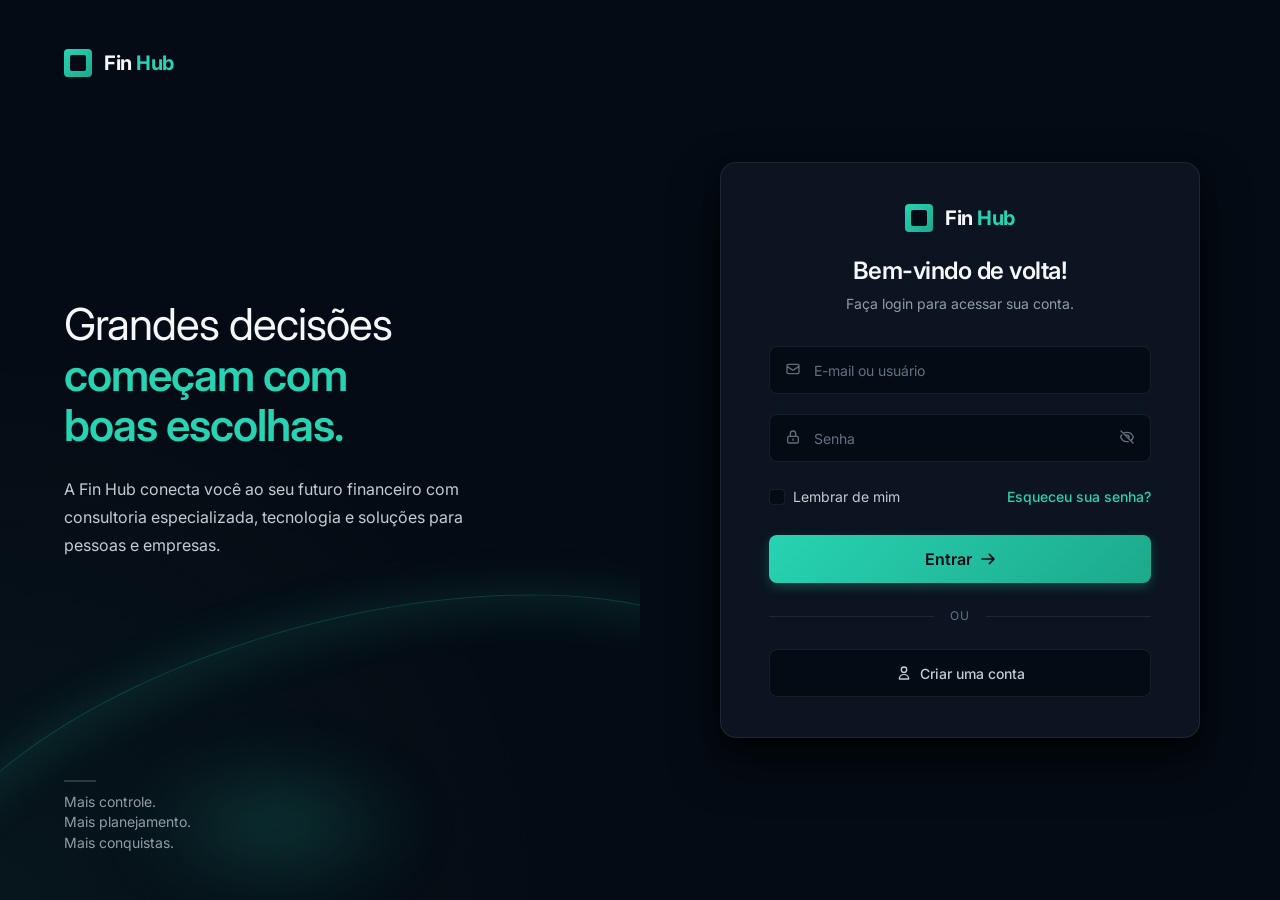
<file: index.html>
<!DOCTYPE html>
<html lang="pt-BR">

<head>
    <meta charset="UTF-8">
    <meta name="viewport" content="width=device-width, initial-scale=1.0">
    <title>Fin Hub - Login</title>
    <meta name="description"
        content="Faça login para acessar sua conta na Fin Hub e conectar-se ao seu futuro financeiro.">
    <link rel="stylesheet" href="styles/styles/style.css">
    <script src="js/script.js" defer></script>
</head>

<body class="login-page">
    <main class="login-layout">
        <section class="login-brand-panel">
            <div class="login-brand">
                <span class="login-brand-mark"></span>
                <span class="login-brand-name"><span>Fin</span> <span>Hub</span></span>
            </div>
            <div class="login-hero">
                <h1 class="login-hero-title">
                    Grandes decisões<br>
                    <span>começam com</span><br>
                    <span>boas escolhas.</span>
                </h1>
                <p class="login-hero-description">A Fin Hub conecta você ao seu futuro financeiro com consultoria
                    especializada, tecnologia e soluções para pessoas e empresas.</p>
            </div>
            <div class="login-visual">
                <span class="login-visual-wave"></span>
                <span class="login-visual-glow"></span>
            </div>
            <div class="login-message">
                <span class="login-message-line"></span>
                <p>Mais controle.</p>
                <p>Mais planejamento.</p>
                <p>Mais conquistas.</p>
            </div>
        </section>
        <section class="login-auth-panel">
            <div class="login-card">
                <div class="login-card-header">
                    <div class="login-brand">
                        <span class="login-brand-mark"></span>
                        <span class="login-brand-name"><span>Fin</span> <span>Hub</span></span>
                    </div>
                    <h2>Bem-vindo de volta!</h2>
                    <p>Faça login para acessar sua conta.</p>
                </div>
                <form class="login-form">
                    <div class="form-group">
                        <label class="form-label" for="email">E-mail ou usuário</label>
                        <span class="form-input-icon"></span>
                        <input type="email" id="email" name="email" autocomplete="username"
                            placeholder="E-mail ou usuário" required>
                    </div>
                    <div class="form-group">
                        <label class="form-label" for="password">Senha</label>
                        <span class="form-input-icon"></span>
                        <input type="password" id="password" name="password" autocomplete="current-password"
                            placeholder="Senha" required>
                        <span class="form-password-toggle"></span>
                    </div>
                    <div class="form-options">
                        <div class="form-remember">
                            <input type="checkbox" id="remember" name="remember">
                            <label for="remember">Lembrar de mim</label>
                        </div>
                        <a href="recuperar.html" class="form-link">Esqueceu sua senha?</a>
                    </div>
                    <button type="submit" class="login-submit">
                        <span>Entrar</span>
                        <span class="login-submit-icon"></span>
                    </button>
                </form>
                <div class="login-divider">
                    <span class="login-divider-line"></span>
                    <span class="login-divider-text">ou</span>
                    <span class="login-divider-line"></span>
                </div>
                <div class="login-register">
                    <a href="cadastro.html">
                        <span class="login-register-icon"></span>
                        <span>Criar uma conta</span>
                    </a>
                </div>
            </div>
        </section>
    </main>
</body>

</html>
</file>
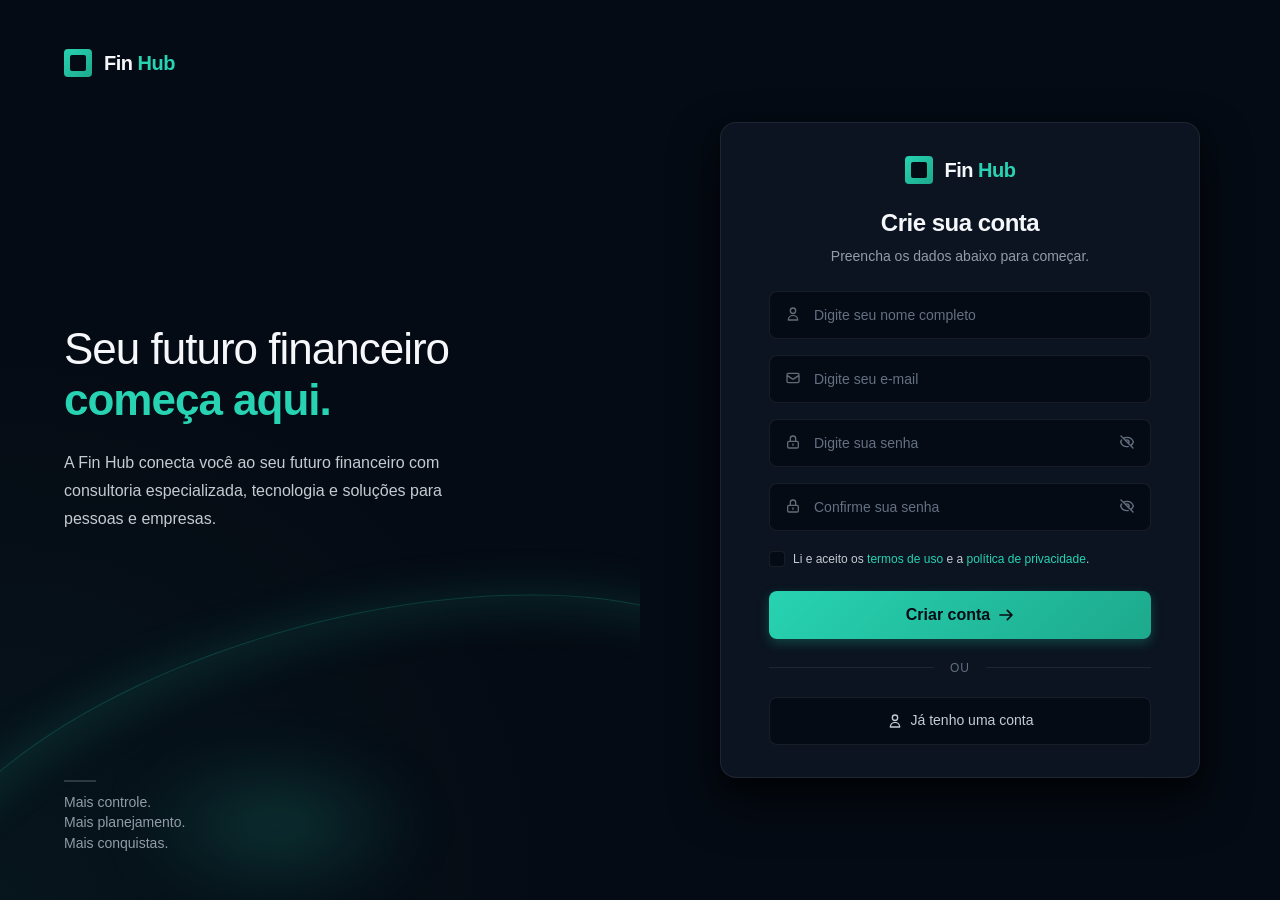
<file: cadastro.html>
<!DOCTYPE html>
<html lang="pt-BR">

<head>
    <meta charset="UTF-8">
    <meta name="viewport" content="width=device-width, initial-scale=1.0">
    <title>Fin Hub | Criar conta</title>
    <meta name="description" content="Crie sua conta na Fin Hub e comece a organizar seu futuro financeiro.">
    <link rel="stylesheet" href="styles/styles/cadastro.css">
    <script src="js/cadastro.js" defer></script>
</head>

<body class="register-page">
    <main class="register-layout">
        <section class="register-brand-panel">
            <div class="register-brand">
                <span class="register-brand-mark"></span>
                <span class="register-brand-name"><span>Fin</span> <span>Hub</span></span>
            </div>
            <div class="register-hero">
                <h1 class="register-hero-title">
                    <span>Seu futuro financeiro</span>
                    <span>começa aqui.</span>
                </h1>
                <p class="register-hero-description">A Fin Hub conecta você ao seu futuro financeiro com consultoria
                    especializada, tecnologia e soluções para pessoas e empresas.</p>
            </div>
            <div class="register-visual">
                <span class="register-visual-wave"></span>
                <span class="register-visual-glow"></span>
            </div>
            <div class="register-message">
                <span class="register-message-line"></span>
                <p>Mais controle.</p>
                <p>Mais planejamento.</p>
                <p>Mais conquistas.</p>
            </div>
        </section>
        <section class="register-auth-panel">
            <div class="register-card">
                <div class="register-card-header">
                    <div class="register-brand">
                        <span class="register-brand-mark"></span>
                        <span class="register-brand-name"><span>Fin</span> <span>Hub</span></span>
                    </div>
                    <h2>Crie sua conta</h2>
                    <p>Preencha os dados abaixo para começar.</p>
                </div>
                <form class="register-form">
                    <div class="form-group">
                        <label class="form-label" for="name">Nome completo</label>
                        <span class="form-input-icon"></span>
                        <input type="text" id="name" name="name" autocomplete="name"
                            placeholder="Digite seu nome completo" required>
                    </div>
                    <div class="form-group">
                        <label class="form-label" for="email">E-mail</label>
                        <span class="form-input-icon"></span>
                        <input type="email" id="email" name="email" autocomplete="email" placeholder="Digite seu e-mail"
                            required>
                    </div>
                    <div class="form-group">
                        <label class="form-label" for="password">Senha</label>
                        <span class="form-input-icon"></span>
                        <input type="password" id="password" name="password" autocomplete="new-password"
                            placeholder="Digite sua senha" required>
                        <span class="form-password-toggle"></span>
                    </div>
                    <div class="form-group">
                        <label class="form-label" for="password-confirm">Confirmar senha</label>
                        <span class="form-input-icon"></span>
                        <input type="password" id="password-confirm" name="password-confirm" autocomplete="new-password"
                            placeholder="Confirme sua senha" required>
                        <span class="form-password-toggle"></span>
                    </div>
                    <div class="form-terms">
                        <input type="checkbox" id="terms" name="terms" required>
                        <label for="terms">Li e aceito os <span>termos de uso</span> e a <span>política de
                                privacidade</span>.</label>
                    </div>
                    <button type="submit" class="form-submit">
                        <span>Criar conta</span>
                        <span class="form-submit-icon"></span>
                    </button>
                </form>
                <div class="register-divider">
                    <span class="register-divider-line"></span>
                    <span class="register-divider-text">ou</span>
                    <span class="register-divider-line"></span>
                </div>
                <div class="register-login">
                    <a href="index.html">
                        <span class="register-login-icon"></span>
                        <span>Já tenho uma conta</span>
                    </a>
                </div>
            </div>
        </section>
    </main>
</body>

</html>
</file>
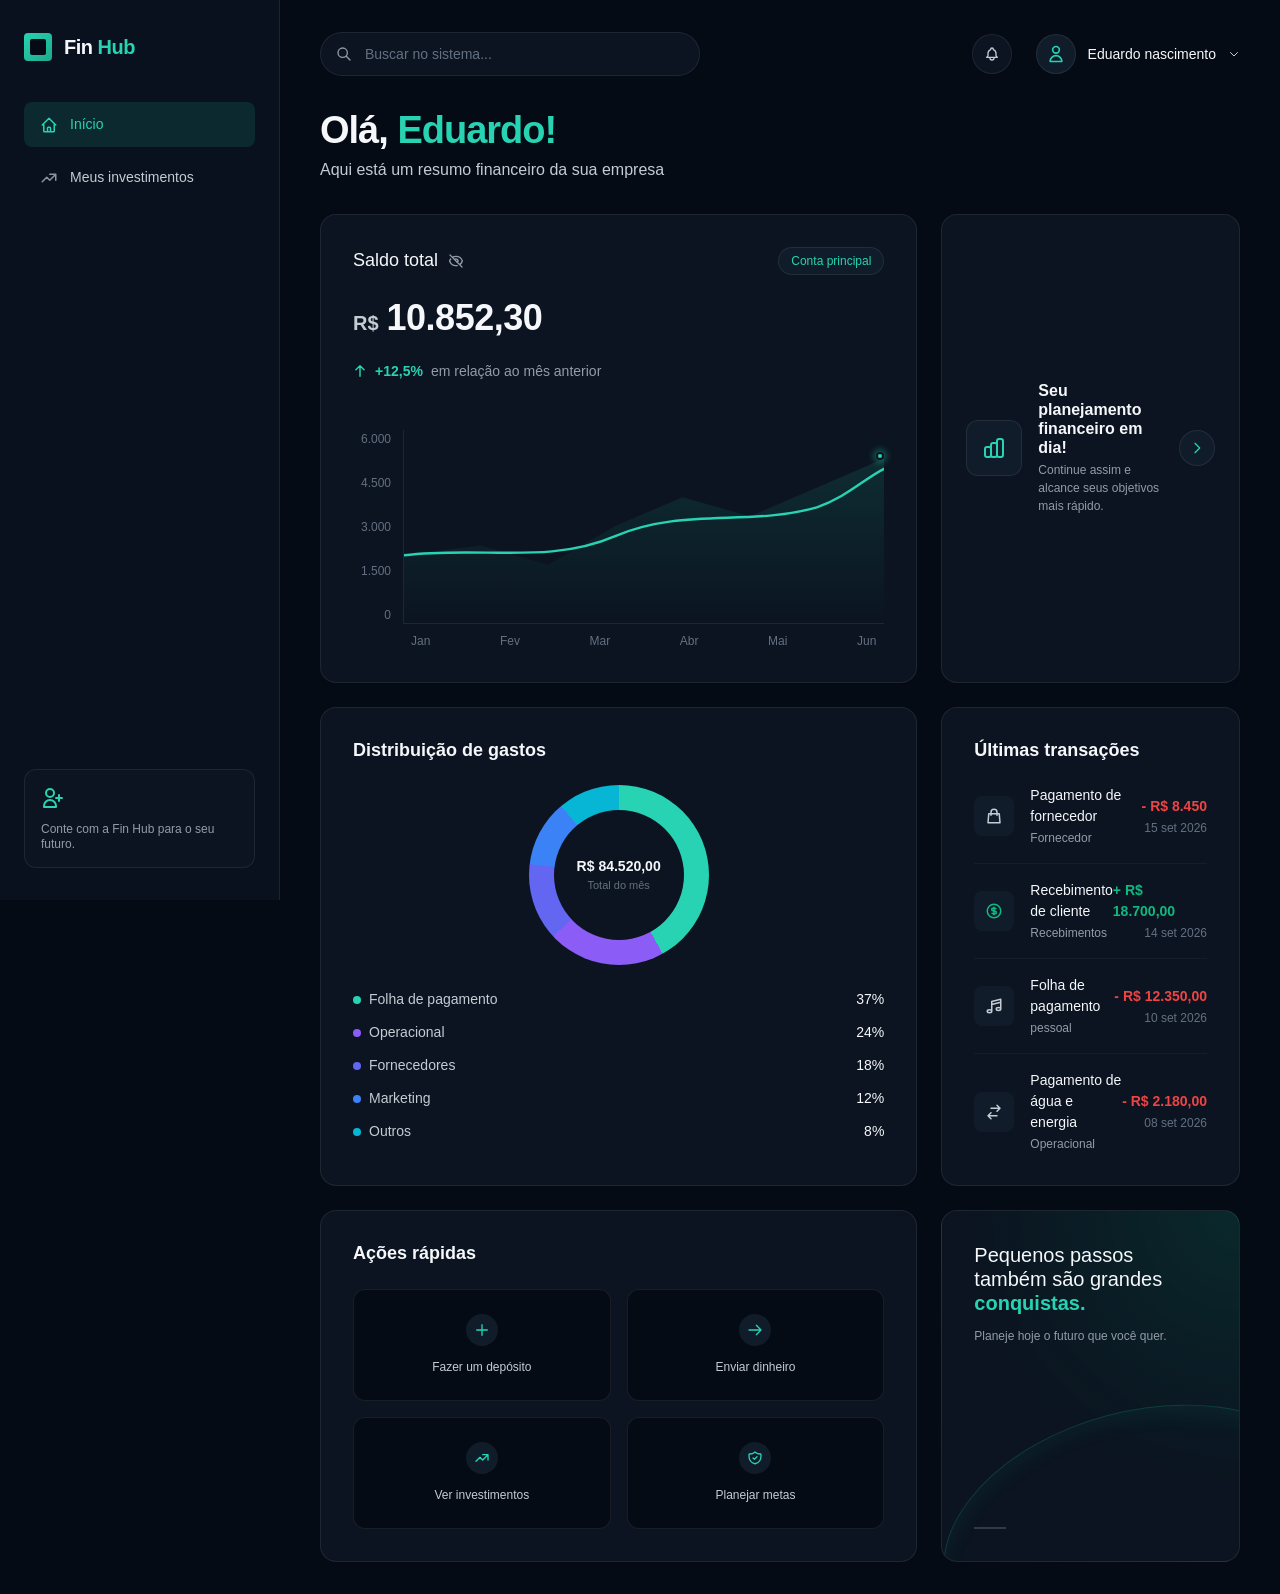
<file: home.html>
<!DOCTYPE html>
<html lang="pt-BR">

<head>
    <meta charset="UTF-8">
    <meta name="viewport" content="width=device-width, initial-scale=1.0">
    <title>Fin Hub | Início</title>
    <meta name="description"
        content="Acompanhe sua vida financeira, transações, investimentos e planejamento na Fin Hub.">
    <link rel="stylesheet" href="styles/styles/home.css">
    <script src="js/home.js" defer></script>
</head>

<body class="dashboard">
    <aside class="dashboard-sidebar">
        <div class="sidebar-brand">
            <span class="sidebar-brand-mark"></span>
            <span class="sidebar-brand-name"><span>Fin</span> <span>Hub</span></span>
        </div>
        <nav class="sidebar-navigation">
            <ul class="sidebar-menu">
                <li class="sidebar-menu-item active">
                    <a href="home.html" class="sidebar-menu-link">
                        <span class="sidebar-menu-icon"></span>
                        <span>Início</span>
                    </a>
                </li>
                <li class="sidebar-menu-item">
                    <a href="investimentos.html" class="sidebar-menu-link">
                        <span class="sidebar-menu-icon"></span>
                        <span>Meus investimentos</span>
                    </a>
                </li>
            </ul>
        </nav>
        <div class="sidebar-support">
            <div class="sidebar-support-icon"></div>
            <p>Conte com a Fin Hub para o seu futuro.</p>
        </div>
    </aside>
    <main class="dashboard-main">
        <header class="dashboard-header">
            <div class="dashboard-search">
                <span class="dashboard-search-icon"></span>
                <input type="search" id="dashboard-search" name="dashboard-search" placeholder="Buscar no sistema...">
            </div>
            <div class="dashboard-profile">
                <button type="button" class="dashboard-notification-btn" aria-label="Notificações">
                    <span class="dashboard-notification-icon"></span>
                </button>
                <div class="dashboard-user">
                    <span class="dashboard-avatar"></span>
                    <span class="dashboard-username">Eduardo nascimento</span>
                    <span class="dashboard-profile-arrow"></span>
                </div>
            </div>
        </header>
        <div class="dashboard-welcome">
            <h1>Olá, <span>Eduardo!</span></h1>
            <p>Aqui está um resumo financeiro da sua empresa </p>
        </div>
        <div class="dashboard-grid">
            <section class="balance-card">
                <div class="balance-header">
                    <div class="balance-title-group">
                        <h2>Saldo total</h2>
                        <button type="button" class="balance-visibility-btn"
                            aria-label="Alternar visibilidade do saldo">
                            <span class="balance-visibility-icon"></span>
                        </button>
                    </div>
                    <span class="balance-badge">Conta principal</span>
                </div>
                <div class="balance-amount-group">
                    <span class="balance-currency">R$</span>
                    <span class="balance-value">10.852,30</span>
                </div>
                <div class="balance-trend">
                    <span class="balance-trend-icon"></span>
                    <span class="balance-trend-value">+12,5%</span>
                    <span class="balance-trend-text">em relação ao mês anterior</span>
                </div>
                <div class="balance-chart">
                    <div class="balance-chart-y-axis">
                        <span>6.000</span>
                        <span>4.500</span>
                        <span>3.000</span>
                        <span>1.500</span>
                        <span>0</span>
                    </div>
                    <div class="balance-chart-area">
                        <span class="balance-chart-line"></span>
                        <span class="balance-chart-fill"></span>
                        <span class="balance-chart-point"></span>
                    </div>
                    <div class="balance-chart-x-axis">
                        <span>Jan</span>
                        <span>Fev</span>
                        <span>Mar</span>
                        <span>Abr</span>
                        <span>Mai</span>
                        <span>Jun</span>
                    </div>
                </div>
            </section>
            <article class="planning-card">
                <div class="planning-content">
                    <span class="planning-icon"></span>
                    <div class="planning-text">
                        <h2>Seu planejamento financeiro em dia!</h2>
                        <p>Continue assim e alcance seus objetivos mais rápido.</p>
                    </div>
                </div>
                <a href="#" class="planning-action" aria-label="Ver planejamento">
                    <span class="planning-action-icon"></span>
                </a>
            </article>
            <article class="spending-card">
                <h2>Distribuição de gastos</h2>
                <div class="spending-content">
                    <div class="spending-chart">
                        <div class="spending-chart-ring">
                            <span class="spending-chart-center-value">R$ 84.520,00</span>
                            <span class="spending-chart-center-label">Total do mês</span>
                        </div>
                    </div>
                    <ul class="spending-legend">
                        <li class="spending-legend-item">
                            <span class="spending-legend-dot" style="background-color: #27D3B2;"></span>
                            <span class="spending-legend-name">Folha de pagamento</span>
                            <span class="spending-legend-value">37%</span>
                        </li>
                        <li class="spending-legend-item">
                            <span class="spending-legend-dot" style="background-color: #8B5CF6;"></span>
                            <span class="spending-legend-name">Operacional</span>
                            <span class="spending-legend-value">24%</span>
                        </li>
                        <li class="spending-legend-item">
                            <span class="spending-legend-dot" style="background-color: #6366F1;"></span>
                            <span class="spending-legend-name">Fornecedores</span>
                            <span class="spending-legend-value">18%</span>
                        </li>
                        <li class="spending-legend-item">
                            <span class="spending-legend-dot" style="background-color: #3B82F6;"></span>
                            <span class="spending-legend-name">Marketing</span>
                            <span class="spending-legend-value">12%</span>
                        </li>
                        <li class="spending-legend-item">
                            <span class="spending-legend-dot" style="background-color: #06B6D4;"></span>
                            <span class="spending-legend-name">Outros</span>
                            <span class="spending-legend-value">8%</span>
                        </li>
                    </ul>
                </div>
            </article>
            <article class="transactions-card">
                <div class="transactions-header">
                    <h2>Últimas transações</h2>
                </div>
                <ul class="transaction-list">
                    <li class="transaction-item">
                        <div class="transaction-icon-wrapper">
                            <span class="transaction-icon"></span>
                        </div>
                        <div class="transaction-details">
                            <span class="transaction-name">Pagamento de fornecedor</span>
                            <span class="transaction-category">Fornecedor</span>
                        </div>
                        <div class="transaction-financial">
                            <span class="transaction-value negative">- R$ 8.450 </span>
                            <span class="transaction-date">15 set 2026</span>
                        </div>
                    </li>
                    <li class="transaction-item">
                        <div class="transaction-icon-wrapper">
                            <span class="transaction-icon"></span>
                        </div>
                        <div class="transaction-details">
                            <span class="transaction-name">Recebimento de cliente</span>
                            <span class="transaction-category">Recebimentos</span>
                        </div>
                        <div class="transaction-financial">
                            <span class="transaction-value positive">+ R$ 18.700,00</span>
                            <span class="transaction-date">14 set 2026</span>
                        </div>
                    </li>
                    <li class="transaction-item">
                        <div class="transaction-icon-wrapper">
                            <span class="transaction-icon"></span>
                        </div>
                        <div class="transaction-details">
                            <span class="transaction-name">Folha de pagamento</span>
                            <span class="transaction-category">pessoal</span>
                        </div>
                        <div class="transaction-financial">
                            <span class="transaction-value negative">- R$ 12.350,00</span>
                            <span class="transaction-date">10 set 2026</span>
                        </div>
                    </li>
                    <li class="transaction-item">
                        <div class="transaction-icon-wrapper">
                            <span class="transaction-icon"></span>
                        </div>
                        <div class="transaction-details">
                            <span class="transaction-name">Pagamento de água e energia</span>
                            <span class="transaction-category">Operacional</span>
                        </div>
                        <div class="transaction-financial">
                            <span class="transaction-value negative">- R$ 2.180,00</span>
                            <span class="transaction-date">08 set 2026</span>
                        </div>
                    </li>
                </ul>
            </article>
            <article class="quick-actions-card">
                <h2>Ações rápidas</h2>
                <div class="quick-actions">
                    <a href="#" class="quick-action">
                        <span class="quick-action-icon"></span>
                        <span>Fazer um depósito</span>
                    </a>
                    <a href="#" class="quick-action">
                        <span class="quick-action-icon"></span>
                        <span>Enviar dinheiro</span>
                    </a>
                    <a href="#" class="quick-action">
                        <span class="quick-action-icon"></span>
                        <span>Ver investimentos</span>
                    </a>
                    <a href="#" class="quick-action">
                        <span class="quick-action-icon"></span>
                        <span>Planejar metas</span>
                    </a>
                </div>
            </article>
            <article class="motivation-card">
                <div class="motivation-content">
                    <p class="motivation-title">Pequenos passos também são grandes <span>conquistas.</span></p>
                    <p class="motivation-subtitle">Planeje hoje o futuro que você quer.</p>
                </div>
                <div class="motivation-visual">
                    <span class="motivation-line"></span>
                    <span class="motivation-wave"></span>
                </div>
            </article>
        </div>
    </main>
</body>

</html>
</file>
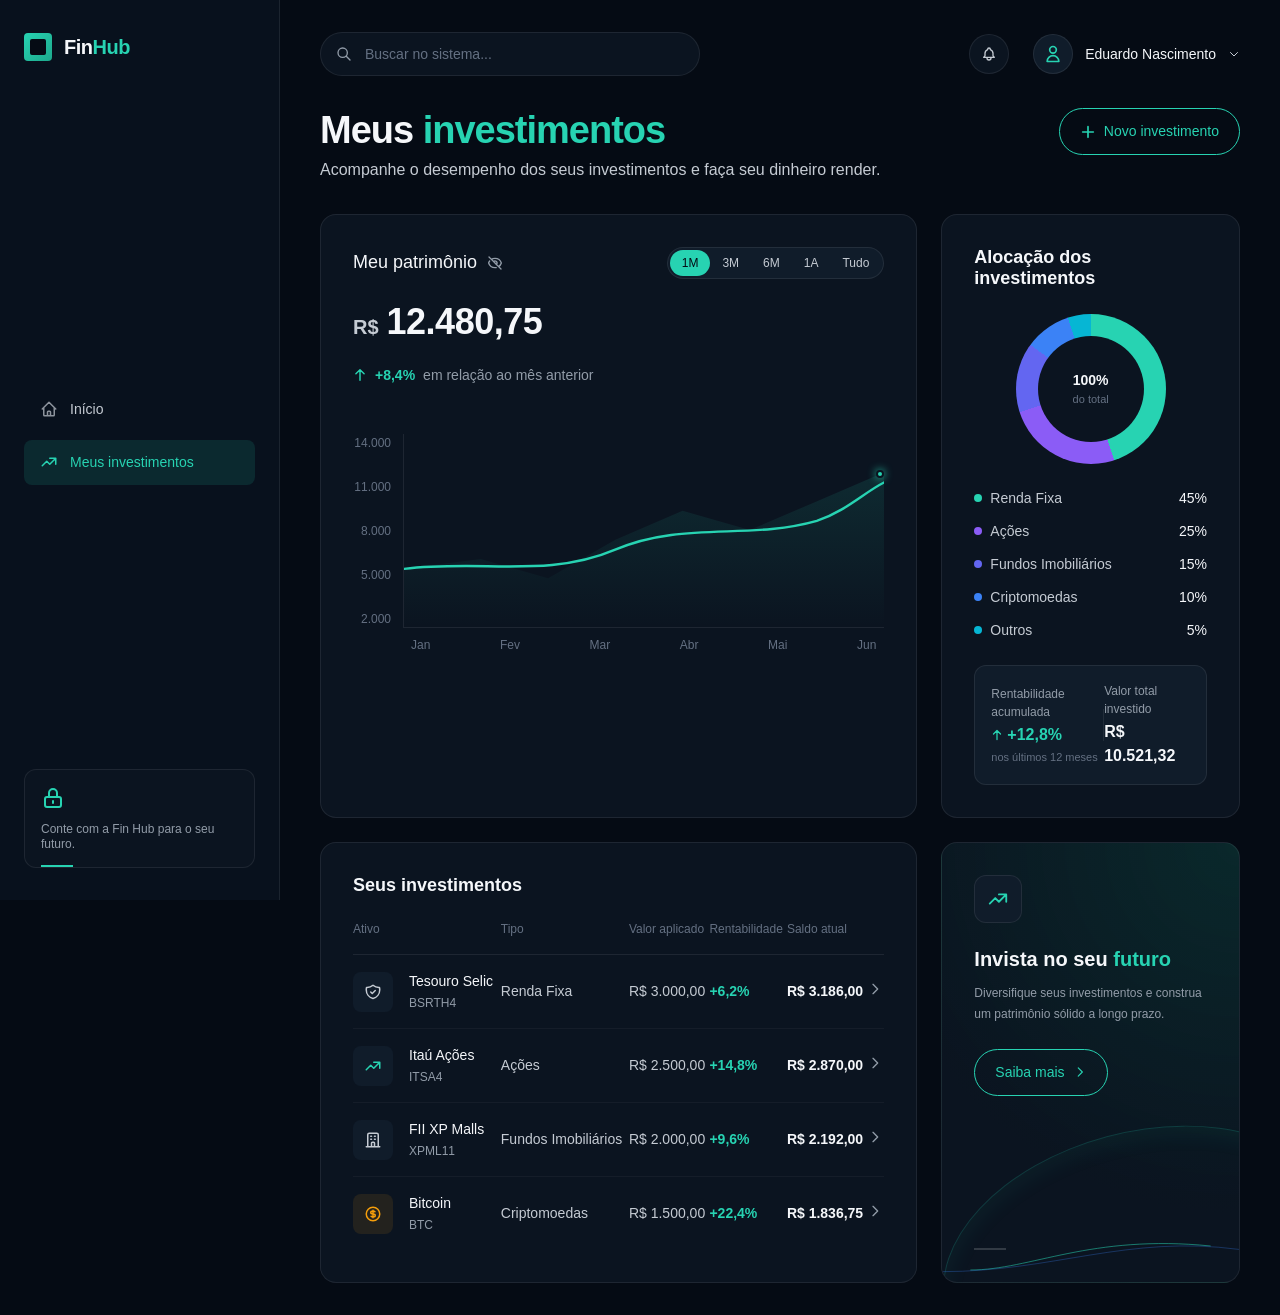
<file: investimentos.html>
<!DOCTYPE html>
<html lang="pt-BR">

<head>
    <meta charset="UTF-8">
    <meta name="viewport" content="width=device-width, initial-scale=1.0">
    <title>Fin Hub | Meus investimentos</title>
    <meta name="description" content="Acompanhe seus investimentos, patrimônio e rentabilidade na Fin Hub.">
    <link rel="stylesheet" href="styles/styles/investimentos.css">
    <script src="js/investimento.js" defer></script>
</head>

<body class="investments-page">
    <aside class="investments-sidebar">
        <div class="sidebar-brand">
            <span class="sidebar-brand-mark"></span>
            <span class="sidebar-brand-name">
                <span>Fin</span><span>Hub</span>
            </span>
        </div>
        <nav>
            <ul class="sidebar-menu">
                <li class="sidebar-menu-item">
                    <a href="home.html" class="sidebar-menu-link">
                        <span class="sidebar-menu-icon"></span>
                        <span>Início</span>
                    </a>
                </li>
                <li class="sidebar-menu-item active">
                    <a href="investimentos.html" class="sidebar-menu-link">
                        <span class="sidebar-menu-icon"></span>
                        <span>Meus investimentos</span>
                    </a>
                </li>
                
            
            </ul>
        </nav>
        <div class="sidebar-support">
            <span class="sidebar-support-icon"></span>
            <p>Conte com a Fin Hub para o seu futuro.</p>
            <span class="sidebar-support-line"></span>
        </div>
    </aside>

    <main class="investments-main">
        <header class="investments-header">
            <div class="investments-search">
                <span class="dashboard-search-icon"></span>
                <input type="search" id="investment-search" name="investment-search" placeholder="Buscar no sistema...">
            </div>
            <div class="investments-profile">
                <button type="button" class="dashboard-notification-btn" aria-label="Notificações">
                    <span class="dashboard-notification-icon"></span>
                </button>
                <div class="dashboard-user">
                    <span class="dashboard-avatar"></span>
                    <span class="dashboard-username"><span>Eduardo</span> <span>Nascimento</span></span>
                    <span class="dashboard-profile-arrow"></span>
                </div>
            </div>
        </header>

        <div class="investments-heading-wrapper">
            <div class="investments-heading">
                <h1>Meus <span>investimentos</span></h1>
                <p>Acompanhe o desempenho dos seus investimentos e faça seu dinheiro render.</p>
            </div>
            <div class="investments-actions">
                <button type="button">
                    <span class="button-icon"></span>
                    <span>Novo investimento</span>
                </button>
            </div>
        </div>

        <div class="investments-grid-top">
            <section class="investment-summary">
                <div class="balance-header">
                    <div class="balance-title-group">
                        <h2>Meu patrimônio</h2>
                        <button type="button" class="balance-visibility-btn"
                            aria-label="Alternar visibilidade do saldo">
                            <span class="balance-visibility-icon"></span>
                        </button>
                    </div>
                    <div class="investment-period">
                        <button type="button" class="active">1M</button>
                        <button type="button">3M</button>
                        <button type="button">6M</button>
                        <button type="button">1A</button>
                        <button type="button">Tudo</button>
                    </div>
                </div>
                <div class="balance-amount-group">
                    <span class="balance-currency">R$</span>
                    <span class="balance-value">12.480,75</span>
                </div>
                <div class="balance-trend">
                    <span class="balance-trend-icon"></span>
                    <span class="balance-trend-value">+8,4%</span>
                    <span class="balance-trend-text">em relação ao mês anterior</span>
                </div>
                <div class="investment-chart">
                    <div class="balance-chart-y-axis">
                        <span>14.000</span>
                        <span>11.000</span>
                        <span>8.000</span>
                        <span>5.000</span>
                        <span>2.000</span>
                    </div>
                    <div class="balance-chart-area">
                        <div class="balance-chart-line"></div>
                        <div class="balance-chart-fill"></div>
                        <div class="balance-chart-point"></div>
                    </div>
                    <div class="balance-chart-x-axis">
                        <span>Jan</span>
                        <span>Fev</span>
                        <span>Mar</span>
                        <span>Abr</span>
                        <span>Mai</span>
                        <span>Jun</span>
                    </div>
                </div>
            </section>

            <section class="allocation-card">
                <h2>Alocação dos investimentos</h2>
                <div class="spending-content">
                    <div class="allocation-chart">
                        <div class="spending-chart-ring">
                            <span class="spending-chart-center-value">100%</span>
                            <span class="spending-chart-center-label">do total</span>
                        </div>
                    </div>
                    <ul class="spending-legend">
                        <li class="spending-legend-item">
                            <span class="spending-legend-dot" style="background-color: #27D3B2;"></span>
                            <span class="spending-legend-name">Renda Fixa</span>
                            <span class="spending-legend-value">45%</span>
                        </li>
                        <li class="spending-legend-item">
                            <span class="spending-legend-dot" style="background-color: #8B5CF6;"></span>
                            <span class="spending-legend-name">Ações</span>
                            <span class="spending-legend-value">25%</span>
                        </li>
                        <li class="spending-legend-item">
                            <span class="spending-legend-dot" style="background-color: #6366F1;"></span>
                            <span class="spending-legend-name">Fundos Imobiliários</span>
                            <span class="spending-legend-value">15%</span>
                        </li>
                        <li class="spending-legend-item">
                            <span class="spending-legend-dot" style="background-color: #3B82F6;"></span>
                            <span class="spending-legend-name">Criptomoedas</span>
                            <span class="spending-legend-value">10%</span>
                        </li>
                        <li class="spending-legend-item">
                            <span class="spending-legend-dot" style="background-color: #06B6D4;"></span>
                            <span class="spending-legend-name">Outros</span>
                            <span class="spending-legend-value">5%</span>
                        </li>
                    </ul>
                </div>
                <div class="investment-metrics">
                    <div class="metric-item">
                        <span class="metric-title">Rentabilidade acumulada</span>
                        <div class="metric-value-group">
                            <span class="metric-trend-icon"></span>
                            <span class="metric-value positive">+12,8%</span>
                        </div>
                        <span class="metric-desc">nos últimos 12 meses</span>
                    </div>
                    <div class="metric-divider"></div>
                    <div class="metric-item">
                        <span class="metric-title">Valor total investido</span>
                        <div class="metric-value-group">
                            <span class="metric-value">R$ 10.521,32</span>
                        </div>
                    </div>
                </div>
            </section>
        </div>

        <div class="investments-grid-bottom">
            <section class="investments-table-section">
                <h2>Seus investimentos</h2>
                <table class="investments-table">
                    <thead>
                        <tr>
                            <th>Ativo</th>
                            <th>Tipo</th>
                            <th>Valor aplicado</th>
                            <th>Rentabilidade</th>
                            <th>Saldo atual</th>
                            <th></th>
                        </tr>
                    </thead>
                    <tbody>
                        <tr class="investment-row">
                            <td class="investment-asset">
                                <span class="transaction-icon-wrapper"><span class="transaction-icon"></span></span>
                                <div class="transaction-details">
                                    <span class="transaction-name">Tesouro Selic</span>
                                    <span class="transaction-category">BSRTH4</span>
                                </div>
                            </td>
                            <td><span class="investment-type">Renda Fixa</span></td>
                            <td><span class="investment-value-applied">R$ 3.000,00</span></td>
                            <td><span class="investment-return positive">+6,2%</span></td>
                            <td><span class="investment-current-balance">R$ 3.186,00</span></td>
                            <td><span class="investment-arrow"></span></td>
                        </tr>
                        <tr class="investment-row">
                            <td class="investment-asset">
                                <span class="transaction-icon-wrapper"><span class="transaction-icon"></span></span>
                                <div class="transaction-details">
                                    <span class="transaction-name">Itaú Ações</span>
                                    <span class="transaction-category">ITSA4</span>
                                </div>
                            </td>
                            <td><span class="investment-type">Ações</span></td>
                            <td><span class="investment-value-applied">R$ 2.500,00</span></td>
                            <td><span class="investment-return positive">+14,8%</span></td>
                            <td><span class="investment-current-balance">R$ 2.870,00</span></td>
                            <td><span class="investment-arrow"></span></td>
                        </tr>
                        <tr class="investment-row">
                            <td class="investment-asset">
                                <span class="transaction-icon-wrapper"><span class="transaction-icon"></span></span>
                                <div class="transaction-details">
                                    <span class="transaction-name">FII XP Malls</span>
                                    <span class="transaction-category">XPML11</span>
                                </div>
                            </td>
                            <td><span class="investment-type">Fundos Imobiliários</span></td>
                            <td><span class="investment-value-applied">R$ 2.000,00</span></td>
                            <td><span class="investment-return positive">+9,6%</span></td>
                            <td><span class="investment-current-balance">R$ 2.192,00</span></td>
                            <td><span class="investment-arrow"></span></td>
                        </tr>
                        <tr class="investment-row">
                            <td class="investment-asset">
                                <span class="transaction-icon-wrapper"><span class="transaction-icon"></span></span>
                                <div class="transaction-details">
                                    <span class="transaction-name">Bitcoin</span>
                                    <span class="transaction-category">BTC</span>
                                </div>
                            </td>
                            <td><span class="investment-type">Criptomoedas</span></td>
                            <td><span class="investment-value-applied">R$ 1.500,00</span></td>
                            <td><span class="investment-return positive">+22,4%</span></td>
                            <td><span class="investment-current-balance">R$ 1.836,75</span></td>
                            <td><span class="investment-arrow"></span></td>
                        </tr>
                    </tbody>
                </table>
            </section>

            <article class="investment-promotion">
                <div class="motivation-content">
                    <span class="planning-icon"></span>
                    <h2 class="motivation-title">Invista no seu <span>futuro</span></h2>
                    <p class="motivation-subtitle">Diversifique seus investimentos e construa um patrimônio sólido a
                        longo prazo.</p>
                    <button type="button" class="promo-btn">
                        <span>Saiba mais</span>
                        <span class="promo-btn-arrow"></span>
                    </button>
                </div>
                <div class="motivation-visual">
                    <span class="motivation-line"></span>
                    <span class="motivation-wave"></span>
                    <span class="promo-curve-1"></span>
                    <span class="promo-curve-2"></span>
                </div>
            </article>
        </div>
    </main>
</body>

</html>
</file>
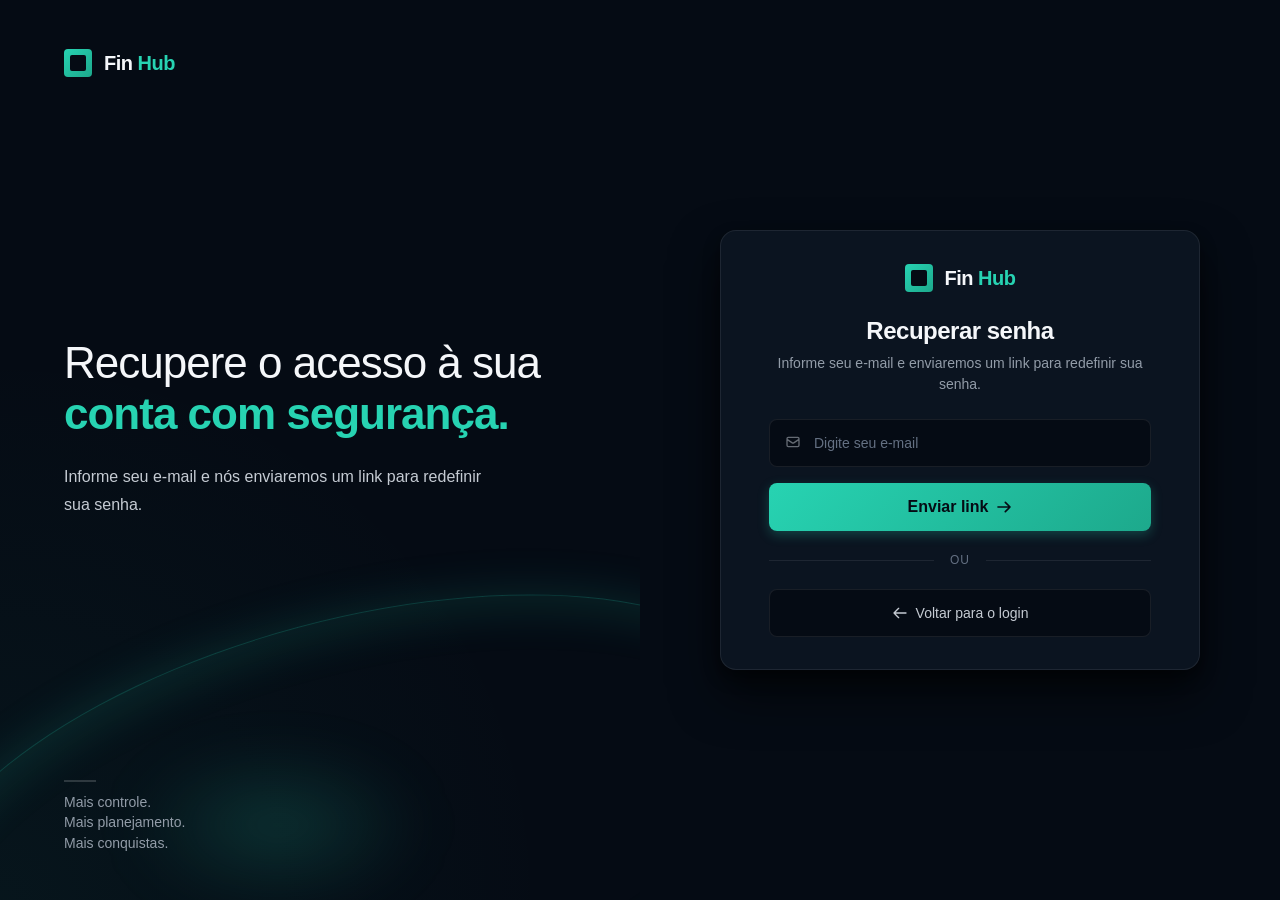
<file: recuperar.html>
<!DOCTYPE html>
<html lang="pt-BR">

<head>
    <meta charset="UTF-8">
    <meta name="viewport" content="width=device-width, initial-scale=1.0">
    <title>Fin Hub | Recuperar senha</title>
    <meta name="description" content="Recupere o acesso à sua conta Fin Hub.">
    <link rel="stylesheet" href="styles/styles/recuperar.css">
    <script src="js/recuperar.js" defer></script>
</head>

<body class="recovery-page">
    <main class="recovery-layout">
        <section class="recovery-brand-panel">
            <div class="recovery-brand">
                <span class="recovery-brand-mark"></span>
                <span class="recovery-brand-name"><span>Fin</span> <span>Hub</span></span>
            </div>
            <div class="recovery-hero">
                <h1 class="recovery-hero-title">
                    <span>Recupere o acesso à sua</span>
                    <span>conta com segurança.</span>
                </h1>
                <p class="recovery-hero-description">Informe seu e-mail e nós enviaremos um link para redefinir sua
                    senha.</p>
            </div>
            <div class="recovery-visual">
                <span class="recovery-visual-wave"></span>
                <span class="recovery-visual-glow"></span>
            </div>
            <div class="recovery-message">
                <span class="recovery-message-line"></span>
                <p>Mais controle.</p>
                <p>Mais planejamento.</p>
                <p>Mais conquistas.</p>
            </div>
        </section>
        <section class="recovery-auth-panel">
            <div class="recovery-card">
                <div class="recovery-card-header">
                    <div class="recovery-brand">
                        <span class="recovery-brand-mark"></span>
                        <span class="recovery-brand-name"><span>Fin</span> <span>Hub</span></span>
                    </div>
                    <h2>Recuperar senha</h2>
                    <p>Informe seu e-mail e enviaremos um link para redefinir sua senha.</p>
                </div>
                <form class="recovery-form">
                    <div class="form-group">
                        <label class="form-label" for="email">E-mail</label>
                        <span class="form-input-icon"></span>
                        <input type="email" id="email" name="email" autocomplete="email" placeholder="Digite seu e-mail"
                            required>
                    </div>
                    <button type="submit" class="recovery-submit">
                        <span>Enviar link</span>
                        <span class="recovery-submit-icon"></span>
                    </button>
                </form>
                <div class="recovery-divider">
                    <span class="recovery-divider-line"></span>
                    <span class="recovery-divider-text">ou</span>
                    <span class="recovery-divider-line"></span>
                </div>
                <div class="recovery-login">
                    <a href="index.html">
                        <span class="recovery-login-icon"></span>
                        <span>Voltar para o login</span>
                    </a>
                </div>
            </div>
        </section>
    </main>
</body>

</html>
</file>
<file: styles/styles/style.css>
@import url('https://fonts.googleapis.com/css2?family=Inter:wght@400;500;600;700&display=swap');
@import url(../global.css);

.login-page {
    display: flex;
    min-height: 100vh;
    background-color: var(--color-bg);
}

.login-layout {
    display: grid;
    grid-template-columns: 1fr 1fr;
    width: 100%;
    min-height: 100vh;
    position: relative;
    overflow: hidden;
}

.login-brand-panel {
    display: flex;
    flex-direction: column;
    justify-content: space-between;
    padding: var(--space-12) var(--space-16);
    position: relative;
    background: radial-gradient(circle at bottom left, rgba(39, 211, 178, 0.05) 0%, transparent 50%);
}

.login-brand {
    display: flex;
    align-items: center;
    gap: var(--space-3);
}

.login-brand-mark {
    width: 28px;
    height: 28px;
    background: var(--gradient-primary);
    border-radius: var(--radius-xs);
    position: relative;
}

.login-brand-mark::before {
    content: "";
    position: absolute;
    inset: 6px;
    background-color: var(--color-bg);
    border-radius: 2px;
}

.login-brand-name {
    font-size: var(--font-size-xl);
    font-weight: var(--font-weight-bold);
    letter-spacing: -0.5px;
    color: var(--color-text-primary);
}

.login-brand-name span:first-child {
    color: var(--color-text-primary);
}

.login-brand-name span:last-child {
    color: var(--color-primary);
}

.login-hero {
    margin-top: auto;
    margin-bottom: auto;
    max-width: 520px;
}

.login-hero-title {
    font-size: 44px;
    font-weight: var(--font-weight-regular);
    line-height: 1.15;
    letter-spacing: -1px;
    color: var(--color-text-primary);
    margin-bottom: var(--space-6);
}

.login-hero-title span {
    color: var(--color-primary);
    font-weight: var(--font-weight-semibold);
}

.login-hero-description {
    font-size: var(--font-size-md);
    color: var(--color-text-secondary);
    line-height: var(--line-height-relaxed);
    max-width: 440px;
}

.login-visual {
    position: absolute;
    bottom: 0;
    left: 0;
    width: 100%;
    height: 45vh;
    pointer-events: none;
    overflow: hidden;
    z-index: var(--z-base);
}

.login-visual-wave {
    position: absolute;
    bottom: -120px;
    left: -100px;
    width: 900px;
    height: 400px;
    border-radius: 50%;
    border: 1px solid rgba(39, 211, 178, 0.25);
    box-shadow: inset 0 20px 40px rgba(39, 211, 178, 0.1), 0 0 50px rgba(39, 211, 178, 0.15);
    transform: rotate(-15deg);
}

.login-visual-wave::after {
    content: "";
    position: absolute;
    inset: -40px;
    border-radius: 50%;
    border: 1px solid rgba(39, 211, 178, 0.1);
    mask-image: linear-gradient(to top, black, transparent);
}

.login-visual-glow {
    position: absolute;
    bottom: 0;
    left: 20%;
    width: 300px;
    height: 150px;
    background: radial-gradient(ellipse at center, rgba(39, 211, 178, 0.2) 0%, transparent 70%);
    filter: blur(30px);
}

.login-message {
    position: relative;
    z-index: var(--z-sticky);
    display: flex;
    flex-direction: column;
    gap: var(--space-1);
}

.login-message-line {
    width: 32px;
    height: 2px;
    background-color: var(--color-border-strong);
    margin-bottom: var(--space-2);
}

.login-message p {
    font-size: var(--font-size-sm);
    color: var(--color-text-tertiary);
    line-height: var(--line-height-tight);
}

.login-auth-panel {
    display: flex;
    align-items: center;
    justify-content: center;
    background-color: var(--color-bg);
    padding: var(--space-8);
}

.login-card {
    width: 100%;
    max-width: 480px;
    background-color: var(--color-surface);
    border: 1px solid var(--color-border);
    border-radius: var(--radius-xl);
    padding: var(--space-10) var(--space-12);
    box-shadow: var(--shadow-xl);
}

.login-card-header {
    display: flex;
    flex-direction: column;
    align-items: center;
    text-align: center;
    margin-bottom: var(--space-8);
}

.login-card-header .login-brand {
    margin-bottom: var(--space-6);
}

.login-card-header h2 {
    font-size: var(--font-size-2xl);
    font-weight: var(--font-weight-semibold);
    color: var(--color-text-primary);
    margin-bottom: var(--space-2);
    letter-spacing: -0.5px;
}

.login-card-header p {
    font-size: var(--font-size-sm);
    color: var(--color-text-tertiary);
}

.login-form {
    display: flex;
    flex-direction: column;
    gap: var(--space-5);
}

.form-group {
    display: flex;
    flex-direction: column;
    gap: var(--space-2);
    position: relative;
}

.form-label {
    position: absolute;
    width: 1px;
    height: 1px;
    padding: 0;
    margin: -1px;
    overflow: hidden;
    clip: rect(0, 0, 0, 0);
    white-space: nowrap;
    border: 0;
}

.form-input-icon {
    position: absolute;
    top: 15px;
    left: var(--space-4);
    width: 16px;
    height: 16px;
    background-repeat: no-repeat;
    background-position: center;
    background-size: contain;
    opacity: 0.5;
    pointer-events: none;
}

.form-group:nth-child(1) .form-input-icon {
    background-image: url("data:image/svg+xml,%3Csvg xmlns='http://www.w3.org/2000/svg' fill='none' viewBox='0 0 24 24' stroke='%23C5CBD3'%3E%3Cpath stroke-linecap='round' stroke-linejoin='round' stroke-width='2' d='M3 8l7.89 5.26a2 2 0 002.22 0L21 8M5 19h14a2 2 0 002-2V7a2 2 0 00-2-2H5a2 2 0 00-2 2v10a2 2 0 002 2z'/%3E%3C/svg%3E");
}

.form-group:nth-child(2) .form-input-icon {
    background-image: url("data:image/svg+xml,%3Csvg xmlns='http://www.w3.org/2000/svg' fill='none' viewBox='0 0 24 24' stroke='%23C5CBD3'%3E%3Cpath stroke-linecap='round' stroke-linejoin='round' stroke-width='2' d='M12 15v2m-6 4h12a2 2 0 002-2v-6a2 2 0 00-2-2H6a2 2 0 00-2 2v6a2 2 0 002 2zm10-10V7a4 4 0 00-8 0v4h8z'/%3E%3C/svg%3E");
}

.form-group input[type="email"],
.form-group input[type="password"] {
    width: 100%;
    height: 48px;
    background-color: var(--color-bg);
    border: 1px solid var(--color-border);
    border-radius: var(--radius-md);
    padding: 0 var(--space-4) 0 44px;
    font-size: var(--font-size-sm);
    color: var(--color-text-primary);
    transition: all var(--transition-fast);
}

.form-group input::placeholder {
    color: var(--color-text-muted);
}

.form-group input:hover {
    border-color: var(--color-border-strong);
}

.form-group input:focus {
    border-color: var(--color-primary);
    outline: none;
    box-shadow: 0 0 0 3px var(--color-primary-soft);
}

.form-password-toggle {
    position: absolute;
    top: 15px;
    right: var(--space-4);
    width: 16px;
    height: 16px;
    background-image: url("data:image/svg+xml,%3Csvg xmlns='http://www.w3.org/2000/svg' fill='none' viewBox='0 0 24 24' stroke='%23647082'%3E%3Cpath stroke-linecap='round' stroke-linejoin='round' stroke-width='2' d='M13.875 18.825A10.05 10.05 0 0112 19c-4.478 0-8.268-2.943-9.543-7a9.97 9.97 0 011.563-3.029m5.858.908a3 3 0 114.243 4.243M9.878 9.878l4.242 4.242M9.88 9.88l-3.29-3.29m7.532 7.532l3.29 3.29M3 3l3.59 3.59m0 0A9.953 9.953 0 0112 5c4.478 0 8.268 2.943 9.543 7a10.025 10.025 0 01-4.132 5.411m0 0L21 21'/%3E%3C/svg%3E");
    background-repeat: no-repeat;
    background-position: center;
    background-size: contain;
    cursor: pointer;
}

.form-options {
    display: flex;
    align-items: center;
    justify-content: space-between;
    margin-top: var(--space-1);
    margin-bottom: var(--space-2);
}

.form-remember {
    display: flex;
    align-items: center;
    gap: var(--space-2);
}

.form-remember input[type="checkbox"] {
    appearance: none;
    width: 16px;
    height: 16px;
    background-color: var(--color-bg);
    border: 1px solid var(--color-border);
    border-radius: var(--radius-xs);
    cursor: pointer;
    position: relative;
    transition: all var(--transition-fast);
}

.form-remember input[type="checkbox"]:checked {
    background-color: var(--color-primary);
    border-color: var(--color-primary);
    background-image: url("data:image/svg+xml,%3Csvg xmlns='http://www.w3.org/2000/svg' viewBox='0 0 24 24' fill='none' stroke='%23050B14' stroke-width='3' stroke-linecap='round' stroke-linejoin='round'%3E%3Cpolyline points='20 6 9 17 4 12'%3E%3C/polyline%3E%3C/svg%3E");
    background-size: 10px;
    background-position: center;
    background-repeat: no-repeat;
}

.form-remember label {
    font-size: var(--font-size-sm);
    color: var(--color-text-secondary);
    cursor: pointer;
    user-select: none;
}

.form-link {
    font-size: var(--font-size-sm);
    color: var(--color-primary);
    text-decoration: none;
    font-weight: var(--font-weight-medium);
}

.form-link:hover {
    text-decoration: underline;
}

.login-submit {
    display: flex;
    align-items: center;
    justify-content: center;
    gap: var(--space-2);
    width: 100%;
    height: 48px;
    background: var(--gradient-primary);
    color: var(--color-text-inverse);
    font-weight: var(--font-weight-semibold);
    border-radius: var(--radius-md);
    cursor: pointer;
    transition: filter var(--transition-fast), transform var(--transition-fast);
    box-shadow: 0 4px 12px rgba(39, 211, 178, 0.25);
}

.login-submit:hover {
    filter: brightness(1.05);
}

.login-submit:active {
    transform: scale(0.99);
}

.login-submit-icon {
    width: 16px;
    height: 16px;
    background-image: url("data:image/svg+xml,%3Csvg xmlns='http://www.w3.org/2000/svg' fill='none' viewBox='0 0 24 24' stroke='%23050B14'%3E%3Cpath stroke-linecap='round' stroke-linejoin='round' stroke-width='2.5' d='M14 5l7 7m0 0l-7 7m7-7H3'/%3E%3C/svg%3E");
    background-repeat: no-repeat;
    background-position: center;
    background-size: contain;
}

.login-divider {
    display: flex;
    align-items: center;
    gap: var(--space-4);
    margin: var(--space-6) 0;
}

.login-divider-line {
    flex: 1;
    height: 1px;
    background-color: var(--color-border);
}

.login-divider-text {
    font-size: var(--font-size-xs);
    color: var(--color-text-muted);
    text-transform: uppercase;
    letter-spacing: 1px;
}

.login-register {
    display: flex;
    justify-content: center;
}

.login-register a {
    display: flex;
    align-items: center;
    justify-content: center;
    gap: var(--space-2);
    width: 100%;
    height: 48px;
    background-color: var(--color-bg);
    border: 1px solid var(--color-border);
    border-radius: var(--radius-md);
    color: var(--color-text-secondary);
    font-size: var(--font-size-sm);
    font-weight: var(--font-weight-medium);
    text-decoration: none;
    transition: all var(--transition-fast);
}

.login-register a:hover {
    background-color: var(--color-surface-hover);
    border-color: var(--color-border-strong);
    color: var(--color-text-primary);
    text-decoration: none;
}

.login-register-icon {
    width: 16px;
    height: 16px;
    background-image: url("data:image/svg+xml,%3Csvg xmlns='http://www.w3.org/2000/svg' fill='none' viewBox='0 0 24 24' stroke='%23C5CBD3'%3E%3Cpath stroke-linecap='round' stroke-linejoin='round' stroke-width='2' d='M16 7a4 4 0 11-8 0 4 4 0 018 0zM12 14a7 7 0 00-7 7h14a7 7 0 00-7-7z'/%3E%3C/svg%3E");
    background-repeat: no-repeat;
    background-position: center;
    background-size: contain;
}

@media (max-width: 1024px) {
    .login-layout {
        grid-template-columns: 1fr;
    }
    .login-brand-panel {
        display: none;
    }
    .login-auth-panel {
        padding: var(--space-4);
    }
    .login-card {
        border: none;
        box-shadow: none;
        background-color: transparent;
        padding: var(--space-4);
    }
}
</file>
<file: styles/styles/cadastro.css>
@import url(../global.css);

.register-page {
    display: flex;
    min-height: 100vh;
    background-color: var(--color-bg);
}

.register-layout {
    display: grid;
    grid-template-columns: 1fr 1fr;
    width: 100%;
    min-height: 100vh;
    position: relative;
    overflow: hidden;
}

.register-brand-panel {
    display: flex;
    flex-direction: column;
    justify-content: space-between;
    padding: var(--space-12) var(--space-16);
    position: relative;
    background: radial-gradient(circle at bottom left, rgba(39, 211, 178, 0.05) 0%, transparent 50%);
}

.register-brand {
    display: flex;
    align-items: center;
    gap: var(--space-3);
}

.register-brand-mark {
    width: 28px;
    height: 28px;
    background: var(--gradient-primary);
    border-radius: var(--radius-xs);
    position: relative;
}

.register-brand-mark::before {
    content: "";
    position: absolute;
    inset: 6px;
    background-color: var(--color-bg);
    border-radius: 2px;
}

.register-brand-name {
    font-size: var(--font-size-xl);
    font-weight: var(--font-weight-bold);
    letter-spacing: -0.5px;
    color: var(--color-text-primary);
}

.register-brand-name span:first-child {
    color: var(--color-text-primary);
}

.register-brand-name span:last-child {
    color: var(--color-primary);
}

.register-hero {
    margin-top: auto;
    margin-bottom: auto;
    max-width: 520px;
}

.register-hero-title {
    font-size: 44px;
    font-weight: var(--font-weight-regular);
    line-height: 1.15;
    letter-spacing: -1px;
    color: var(--color-text-primary);
    margin-bottom: var(--space-6);
    display: flex;
    flex-direction: column;
}

.register-hero-title span:last-child {
    color: var(--color-primary);
    font-weight: var(--font-weight-semibold);
}

.register-hero-description {
    font-size: var(--font-size-md);
    color: var(--color-text-secondary);
    line-height: var(--line-height-relaxed);
    max-width: 440px;
}

.register-visual {
    position: absolute;
    bottom: 0;
    left: 0;
    width: 100%;
    height: 45vh;
    pointer-events: none;
    overflow: hidden;
    z-index: var(--z-base);
}

.register-visual-wave {
    position: absolute;
    bottom: -120px;
    left: -100px;
    width: 900px;
    height: 400px;
    border-radius: 50%;
    border: 1px solid rgba(39, 211, 178, 0.25);
    box-shadow: inset 0 20px 40px rgba(39, 211, 178, 0.1), 0 0 50px rgba(39, 211, 178, 0.15);
    transform: rotate(-15deg);
}

.register-visual-glow {
    position: absolute;
    bottom: 0;
    left: 20%;
    width: 300px;
    height: 150px;
    background: radial-gradient(ellipse at center, rgba(39, 211, 178, 0.2) 0%, transparent 70%);
    filter: blur(30px);
}

.register-message {
    position: relative;
    z-index: var(--z-sticky);
    display: flex;
    flex-direction: column;
    gap: var(--space-1);
}

.register-message-line {
    width: 32px;
    height: 2px;
    background-color: var(--color-border-strong);
    margin-bottom: var(--space-2);
}

.register-message p {
    font-size: var(--font-size-sm);
    color: var(--color-text-tertiary);
    line-height: var(--line-height-tight);
}

.register-auth-panel {
    display: flex;
    align-items: center;
    justify-content: center;
    background-color: var(--color-bg);
    padding: var(--space-8);
}

.register-card {
    width: 100%;
    max-width: 480px;
    background-color: var(--color-surface);
    border: 1px solid var(--color-border);
    border-radius: var(--radius-xl);
    padding: var(--space-8) var(--space-12);
    box-shadow: var(--shadow-xl);
}

.register-card-header {
    display: flex;
    flex-direction: column;
    align-items: center;
    text-align: center;
    margin-bottom: var(--space-6);
}

.register-card-header .register-brand {
    margin-bottom: var(--space-6);
}

.register-card-header h2 {
    font-size: var(--font-size-2xl);
    font-weight: var(--font-weight-semibold);
    color: var(--color-text-primary);
    margin-bottom: var(--space-2);
    letter-spacing: -0.5px;
}

.register-card-header p {
    font-size: var(--font-size-sm);
    color: var(--color-text-tertiary);
}

.register-form {
    display: flex;
    flex-direction: column;
    gap: var(--space-4);
}

.form-group {
    display: flex;
    flex-direction: column;
    gap: var(--space-2);
    position: relative;
}

.form-label {
    position: absolute;
    width: 1px;
    height: 1px;
    padding: 0;
    margin: -1px;
    overflow: hidden;
    clip: rect(0, 0, 0, 0);
    white-space: nowrap;
    border: 0;
}

.form-input-icon {
    position: absolute;
    top: 15px;
    left: var(--space-4);
    width: 16px;
    height: 16px;
    background-repeat: no-repeat;
    background-position: center;
    background-size: contain;
    opacity: 0.5;
    pointer-events: none;
}

.form-group:nth-child(1) .form-input-icon {
    background-image: url("data:image/svg+xml,%3Csvg xmlns='http://www.w3.org/2000/svg' fill='none' viewBox='0 0 24 24' stroke='%23C5CBD3'%3E%3Cpath stroke-linecap='round' stroke-linejoin='round' stroke-width='2' d='M16 7a4 4 0 11-8 0 4 4 0 018 0zM12 14a7 7 0 00-7 7h14a7 7 0 00-7-7z'/%3E%3C/svg%3E");
}

.form-group:nth-child(2) .form-input-icon {
    background-image: url("data:image/svg+xml,%3Csvg xmlns='http://www.w3.org/2000/svg' fill='none' viewBox='0 0 24 24' stroke='%23C5CBD3'%3E%3Cpath stroke-linecap='round' stroke-linejoin='round' stroke-width='2' d='M3 8l7.89 5.26a2 2 0 002.22 0L21 8M5 19h14a2 2 0 002-2V7a2 2 0 00-2-2H5a2 2 0 00-2 2v10a2 2 0 002 2z'/%3E%3C/svg%3E");
}

.form-group:nth-child(3) .form-input-icon,
.form-group:nth-child(4) .form-input-icon {
    background-image: url("data:image/svg+xml,%3Csvg xmlns='http://www.w3.org/2000/svg' fill='none' viewBox='0 0 24 24' stroke='%23C5CBD3'%3E%3Cpath stroke-linecap='round' stroke-linejoin='round' stroke-width='2' d='M12 15v2m-6 4h12a2 2 0 002-2v-6a2 2 0 00-2-2H6a2 2 0 00-2 2v6a2 2 0 002 2zm10-10V7a4 4 0 00-8 0v4h8z'/%3E%3C/svg%3E");
}

.form-group input[type="text"],
.form-group input[type="email"],
.form-group input[type="password"] {
    width: 100%;
    height: 48px;
    background-color: var(--color-bg);
    border: 1px solid var(--color-border);
    border-radius: var(--radius-md);
    padding: 0 var(--space-4) 0 44px;
    font-size: var(--font-size-sm);
    color: var(--color-text-primary);
    transition: all var(--transition-fast);
}

.form-group input::placeholder {
    color: var(--color-text-muted);
}

.form-group input:hover {
    border-color: var(--color-border-strong);
}

.form-group input:focus {
    border-color: var(--color-primary);
    outline: none;
    box-shadow: 0 0 0 3px var(--color-primary-soft);
}

.form-password-toggle {
    position: absolute;
    top: 15px;
    right: var(--space-4);
    width: 16px;
    height: 16px;
    background-image: url("data:image/svg+xml,%3Csvg xmlns='http://www.w3.org/2000/svg' fill='none' viewBox='0 0 24 24' stroke='%23647082'%3E%3Cpath stroke-linecap='round' stroke-linejoin='round' stroke-width='2' d='M13.875 18.825A10.05 10.05 0 0112 19c-4.478 0-8.268-2.943-9.543-7a9.97 9.97 0 011.563-3.029m5.858.908a3 3 0 114.243 4.243M9.878 9.878l4.242 4.242M9.88 9.88l-3.29-3.29m7.532 7.532l3.29 3.29M3 3l3.59 3.59m0 0A9.953 9.953 0 0112 5c4.478 0 8.268 2.943 9.543 7a10.025 10.025 0 01-4.132 5.411m0 0L21 21'/%3E%3C/svg%3E");
    background-repeat: no-repeat;
    background-position: center;
    background-size: contain;
    cursor: pointer;
}

.form-terms {
    display: flex;
    align-items: center;
    gap: var(--space-2);
    margin-top: var(--space-1);
    margin-bottom: var(--space-2);
}

.form-terms input[type="checkbox"] {
    appearance: none;
    width: 16px;
    height: 16px;
    background-color: var(--color-bg);
    border: 1px solid var(--color-border);
    border-radius: var(--radius-xs);
    cursor: pointer;
    position: relative;
    transition: all var(--transition-fast);
    flex-shrink: 0;
}

.form-terms input[type="checkbox"]:checked {
    background-color: var(--color-primary);
    border-color: var(--color-primary);
    background-image: url("data:image/svg+xml,%3Csvg xmlns='http://www.w3.org/2000/svg' viewBox='0 0 24 24' fill='none' stroke='%23050B14' stroke-width='3' stroke-linecap='round' stroke-linejoin='round'%3E%3Cpolyline points='20 6 9 17 4 12'%3E%3C/polyline%3E%3C/svg%3E");
    background-size: 10px;
    background-position: center;
    background-repeat: no-repeat;
}

.form-terms label {
    font-size: var(--font-size-xs);
    color: var(--color-text-secondary);
    cursor: pointer;
    user-select: none;
    line-height: var(--line-height-tight);
}

.form-terms label span {
    color: var(--color-primary);
}

.form-submit {
    display: flex;
    align-items: center;
    justify-content: center;
    gap: var(--space-2);
    width: 100%;
    height: 48px;
    background: var(--gradient-primary);
    color: var(--color-text-inverse);
    font-weight: var(--font-weight-semibold);
    border-radius: var(--radius-md);
    cursor: pointer;
    transition: filter var(--transition-fast), transform var(--transition-fast);
    box-shadow: 0 4px 12px rgba(39, 211, 178, 0.25);
}

.form-submit:hover {
    filter: brightness(1.05);
}

.form-submit:active {
    transform: scale(0.99);
}

.form-submit-icon {
    width: 16px;
    height: 16px;
    background-image: url("data:image/svg+xml,%3Csvg xmlns='http://www.w3.org/2000/svg' fill='none' viewBox='0 0 24 24' stroke='%23050B14'%3E%3Cpath stroke-linecap='round' stroke-linejoin='round' stroke-width='2.5' d='M14 5l7 7m0 0l-7 7m7-7H3'/%3E%3C/svg%3E");
    background-repeat: no-repeat;
    background-position: center;
    background-size: contain;
}

.register-divider {
    display: flex;
    align-items: center;
    gap: var(--space-4);
    margin: var(--space-5) 0;
}

.register-divider-line {
    flex: 1;
    height: 1px;
    background-color: var(--color-border);
}

.register-divider-text {
    font-size: var(--font-size-xs);
    color: var(--color-text-muted);
    text-transform: uppercase;
    letter-spacing: 1px;
}

.register-login {
    display: flex;
    justify-content: center;
}

.register-login a {
    display: flex;
    align-items: center;
    justify-content: center;
    gap: var(--space-2);
    width: 100%;
    height: 48px;
    background-color: var(--color-bg);
    border: 1px solid var(--color-border);
    border-radius: var(--radius-md);
    color: var(--color-text-secondary);
    font-size: var(--font-size-sm);
    font-weight: var(--font-weight-medium);
    text-decoration: none;
    transition: all var(--transition-fast);
}

.register-login a:hover {
    background-color: var(--color-surface-hover);
    border-color: var(--color-border-strong);
    color: var(--color-text-primary);
    text-decoration: none;
}

.register-login-icon {
    width: 16px;
    height: 16px;
    background-image: url("data:image/svg+xml,%3Csvg xmlns='http://www.w3.org/2000/svg' fill='none' viewBox='0 0 24 24' stroke='%23C5CBD3'%3E%3Cpath stroke-linecap='round' stroke-linejoin='round' stroke-width='2' d='M16 7a4 4 0 11-8 0 4 4 0 018 0zM12 14a7 7 0 00-7 7h14a7 7 0 00-7-7z'/%3E%3C/svg%3E");
    background-repeat: no-repeat;
    background-position: center;
    background-size: contain;
}

@media (max-width: 1024px) {
    .register-layout {
        grid-template-columns: 1fr;
    }
    .register-brand-panel {
        display: none;
    }
    .register-auth-panel {
        padding: var(--space-4);
    }
    .register-card {
        border: none;
        box-shadow: none;
        background-color: transparent;
        padding: var(--space-4);
    }
}
</file>
<file: styles/styles/home.css>
@import url(../global.css);

.dashboard {
    display: flex;
    min-height: 100vh;
    background-color: var(--color-bg);
}

.dashboard-sidebar {
    width: 280px;
    background-color: var(--color-bg-secondary);
    border-right: 1px solid var(--color-border);
    display: flex;
    flex-direction: column;
    justify-content: space-between;
    padding: var(--space-8) var(--space-6);
    position: fixed;
    top: 0;
    left: 0;
    height: 100vh;
    z-index: var(--z-sticky);
}

.sidebar-brand {
    display: flex;
    align-items: center;
    gap: var(--space-3);
    margin-bottom: var(--space-10);
}

.sidebar-brand-mark {
    width: 28px;
    height: 28px;
    background: var(--gradient-primary);
    border-radius: var(--radius-xs);
    position: relative;
}

.sidebar-brand-mark::before {
    content: "";
    position: absolute;
    inset: 6px;
    background-color: var(--color-bg);
    border-radius: 2px;
}

.sidebar-brand-name {
    font-size: var(--font-size-xl);
    font-weight: var(--font-weight-bold);
    letter-spacing: -0.5px;
}

.sidebar-brand-name span:first-child {
    color: var(--color-text-primary);
}

.sidebar-brand-name span:last-child {
    color: var(--color-primary);
}

.sidebar-navigation {
    flex: 1;
}

.sidebar-menu {
    list-style: none;
    display: flex;
    flex-direction: column;
    gap: var(--space-2);
}

.sidebar-menu-item {
    border-radius: var(--radius-md);
    transition: background-color var(--transition-fast);
}

.sidebar-menu-item.active {
    background: var(--color-primary-soft);
}

.sidebar-menu-link {
    display: flex;
    align-items: center;
    gap: var(--space-3);
    padding: var(--space-3) var(--space-4);
    color: var(--color-text-secondary);
    font-size: var(--font-size-sm);
    font-weight: var(--font-weight-medium);
    text-decoration: none;
    border-radius: var(--radius-md);
    transition: all var(--transition-fast);
}

.sidebar-menu-item.active .sidebar-menu-link {
    color: var(--color-primary);
}

.sidebar-menu-link:hover {
    background-color: var(--color-surface-hover);
    color: var(--color-text-primary);
    text-decoration: none;
}

.sidebar-menu-icon {
    width: 18px;
    height: 18px;
    background-repeat: no-repeat;
    background-position: center;
    background-size: contain;
    opacity: 0.7;
}

.sidebar-menu-item:nth-child(1) .sidebar-menu-icon {
    background-image: url("data:image/svg+xml,%3Csvg xmlns='http://www.w3.org/2000/svg' fill='none' viewBox='0 0 24 24' stroke='%2327D3B2'%3E%3Cpath stroke-linecap='round' stroke-linejoin='round' stroke-width='2' d='M3 12l2-2m0 0l7-7 7 7M5 10v10a1 1 0 001 1h3m10-11l2 2m-2-2v10a1 1 0 01-1 1h-3m-6 0a1 1 0 001-1v-4a1 1 0 011-1h2a1 1 0 011 1v4a1 1 0 001 1m-6 0h6'/%3E%3C/svg%3E");
    opacity: 1;
}

.sidebar-menu-item:nth-child(2) .sidebar-menu-icon {
    background-image: url("data:image/svg+xml,%3Csvg xmlns='http://www.w3.org/2000/svg' fill='none' viewBox='0 0 24 24' stroke='%23C5CBD3'%3E%3Cpath stroke-linecap='round' stroke-linejoin='round' stroke-width='2' d='M13 7h8m0 0v8m0-8l-8 8-4-4-6 6'/%3E%3C/svg%3E");
}

.sidebar-menu-item:nth-child(3) .sidebar-menu-icon {
    background-image: url("data:image/svg+xml,%3Csvg xmlns='http://www.w3.org/2000/svg' fill='none' viewBox='0 0 24 24' stroke='%23C5CBD3'%3E%3Cpath stroke-linecap='round' stroke-linejoin='round' stroke-width='2' d='M8 7h12m0 0l-4-4m4 4l-4 4m0 6H4m0 0l4 4m-4-4l4-4'/%3E%3C/svg%3E");
}

.sidebar-menu-item:nth-child(4) .sidebar-menu-icon {
    background-image: url("data:image/svg+xml,%3Csvg xmlns='http://www.w3.org/2000/svg' fill='none' viewBox='0 0 24 24' stroke='%23C5CBD3'%3E%3Cpath stroke-linecap='round' stroke-linejoin='round' stroke-width='2' d='M9 5H7a2 2 0 00-2 2v12a2 2 0 002 2h10a2 2 0 002-2V7a2 2 0 00-2-2h-2M9 5a2 2 0 002 2h2a2 2 0 002-2M9 5a2 2 0 012-2h2a2 2 0 012 2m-6 9l2 2 4-4'/%3E%3C/svg%3E");
}

.sidebar-menu-item:nth-child(5) .sidebar-menu-icon {
    background-image: url("data:image/svg+xml,%3Csvg xmlns='http://www.w3.org/2000/svg' fill='none' viewBox='0 0 24 24' stroke='%23C5CBD3'%3E%3Cpath stroke-linecap='round' stroke-linejoin='round' stroke-width='2' d='M16 7a4 4 0 11-8 0 4 4 0 018 0zM12 14a7 7 0 00-7 7h14a7 7 0 00-7-7z'/%3E%3C/svg%3E");
}

.sidebar-menu-item:nth-child(6) .sidebar-menu-icon {
    background-image: url("data:image/svg+xml,%3Csvg xmlns='http://www.w3.org/2000/svg' fill='none' viewBox='0 0 24 24' stroke='%23C5CBD3'%3E%3Cpath stroke-linecap='round' stroke-linejoin='round' stroke-width='2' d='M10.325 4.317c.426-1.756 2.924-1.756 3.35 0a1.724 1.724 0 002.573 1.066c1.543-.94 3.31.826 2.37 2.37a1.724 1.724 0 001.065 2.572c1.756.426 1.756 2.924 0 3.35a1.724 1.724 0 00-1.066 2.573c.94 1.543-.826 3.31-2.37 2.37a1.724 1.724 0 00-2.572 1.065c-.426 1.756-2.924 1.756-3.35 0a1.724 1.724 0 00-2.573-1.066c-1.543.94-3.31-.826-2.37-2.37a1.724 1.724 0 00-1.065-2.572c-1.756-.426-1.756-2.924 0-3.35a1.724 1.724 0 001.066-2.573c-.94-1.543.826-3.31 2.37-2.37.996.608 2.296.07 2.572-1.065z'/%3E%3Cpath stroke-linecap='round' stroke-linejoin='round' stroke-width='2' d='M15 12a3 3 0 11-6 0 3 3 0 016 0z'/%3E%3C/svg%3E");
}

.sidebar-support {
    background-color: var(--color-surface);
    border: 1px solid var(--color-border);
    border-radius: var(--radius-lg);
    padding: var(--space-4);
    display: flex;
    flex-direction: column;
    gap: var(--space-3);
}

.sidebar-support-icon {
    width: 24px;
    height: 24px;
    background-image: url("data:image/svg+xml,%3Csvg xmlns='http://www.w3.org/2000/svg' fill='none' viewBox='0 0 24 24' stroke='%2327D3B2'%3E%3Cpath stroke-linecap='round' stroke-linejoin='round' stroke-width='2' d='M18 9v3m0 0v3m0-3h3m-3 0h-3m-2-5a4 4 0 11-8 0 4 4 0 018 0zM3 20a6 6 0 0112 0v1H3v-1z'/%3E%3C/svg%3E");
    background-repeat: no-repeat;
    background-position: center;
    background-size: contain;
}

.sidebar-support p {
    font-size: var(--font-size-xs);
    color: var(--color-text-tertiary);
    line-height: var(--line-height-tight);
}

.dashboard-main {
    margin-left: 280px;
    flex: 1;
    display: flex;
    flex-direction: column;
    padding: var(--space-8) var(--space-10);
    background-color: var(--color-bg);
}

.dashboard-header {
    display: flex;
    justify-content: space-between;
    align-items: center;
    margin-bottom: var(--space-8);
}

.dashboard-search {
    position: relative;
    width: 380px;
}

.dashboard-search-icon {
    position: absolute;
    top: 14px;
    left: var(--space-4);
    width: 16px;
    height: 16px;
    background-image: url("data:image/svg+xml,%3Csvg xmlns='http://www.w3.org/2000/svg' fill='none' viewBox='0 0 24 24' stroke='%23929CA8'%3E%3Cpath stroke-linecap='round' stroke-linejoin='round' stroke-width='2' d='M21 21l-6-6m2-5a7 7 0 11-14 0 7 7 0 0114 0z'/%3E%3C/svg%3E");
    background-repeat: no-repeat;
    background-position: center;
    background-size: contain;
    pointer-events: none;
}

.dashboard-search input[type="search"] {
    width: 100%;
    height: 44px;
    background-color: var(--color-surface);
    border: 1px solid var(--color-border);
    border-radius: var(--radius-full);
    padding: 0 var(--space-4) 0 44px;
    font-size: var(--font-size-sm);
    color: var(--color-text-primary);
    transition: all var(--transition-fast);
}

.dashboard-search input::placeholder {
    color: var(--color-text-muted);
}

.dashboard-search input:focus {
    border-color: var(--color-primary);
    outline: none;
    box-shadow: 0 0 0 3px var(--color-primary-soft);
}

.dashboard-profile {
    display: flex;
    align-items: center;
    gap: var(--space-6);
}

.dashboard-notification-btn {
    width: 40px;
    height: 40px;
    background-color: var(--color-surface);
    border: 1px solid var(--color-border);
    border-radius: var(--radius-full);
    display: flex;
    align-items: center;
    justify-content: center;
    cursor: pointer;
    transition: all var(--transition-fast);
}

.dashboard-notification-btn:hover {
    border-color: var(--color-border-strong);
    background-color: var(--color-surface-hover);
}

.dashboard-notification-icon {
    width: 16px;
    height: 16px;
    background-image: url("data:image/svg+xml,%3Csvg xmlns='http://www.w3.org/2000/svg' fill='none' viewBox='0 0 24 24' stroke='%23C5CBD3'%3E%3Cpath stroke-linecap='round' stroke-linejoin='round' stroke-width='2' d='M15 17h5l-1.405-1.405A2.032 2.032 0 0118 14.158V11a6.002 6.002 0 00-4-5.659V5a2 2 0 10-4 0v.341C7.67 6.165 6 8.388 6 11v3.159c0 .538-.214 1.055-.595 1.436L4 17h5m6 0v1a3 3 0 11-6 0v-1m6 0H9'/%3E%3C/svg%3E");
    background-repeat: no-repeat;
    background-position: center;
    background-size: contain;
}

.dashboard-user {
    display: flex;
    align-items: center;
    gap: var(--space-3);
    cursor: pointer;
}

.dashboard-avatar {
    width: 40px;
    height: 40px;
    background-color: var(--color-surface-raised);
    border: 1px solid var(--color-border);
    border-radius: var(--radius-full);
    background-image: url("data:image/svg+xml,%3Csvg xmlns='http://www.w3.org/2000/svg' fill='none' viewBox='0 0 24 24' stroke='%2327D3B2'%3E%3Cpath stroke-linecap='round' stroke-linejoin='round' stroke-width='2' d='M16 7a4 4 0 11-8 0 4 4 0 018 0zM12 14a7 7 0 00-7 7h14a7 7 0 00-7-7z'/%3E%3C/svg%3E");
    background-repeat: no-repeat;
    background-position: center;
    background-size: 20px;
}

.dashboard-username {
    font-size: var(--font-size-sm);
    font-weight: var(--font-weight-medium);
    color: var(--color-text-primary);
}

.dashboard-profile-arrow {
    width: 12px;
    height: 12px;
    background-image: url("data:image/svg+xml,%3Csvg xmlns='http://www.w3.org/2000/svg' fill='none' viewBox='0 0 24 24' stroke='%23C5CBD3'%3E%3Cpath stroke-linecap='round' stroke-linejoin='round' stroke-width='2' d='M19 9l-7 7-7-7'/%3E%3C/svg%3E");
    background-repeat: no-repeat;
    background-position: center;
    background-size: contain;
}

.dashboard-welcome {
    margin-bottom: var(--space-8);
}

.dashboard-welcome h1 {
    font-size: 38px;
    font-weight: var(--font-weight-semibold);
    letter-spacing: -1px;
    margin-bottom: var(--space-1);
}

.dashboard-welcome h1 span {
    color: var(--color-primary);
}

.dashboard-welcome p {
    font-size: var(--font-size-md);
    color: var(--color-text-secondary);
}

.dashboard-grid {
    display: grid;
    grid-template-columns: 2fr 1fr;
    gap: var(--space-6);
}

.balance-card {
    background-color: var(--color-surface);
    border: 1px solid var(--color-border);
    border-radius: var(--radius-xl);
    padding: var(--space-8);
    display: flex;
    flex-direction: column;
    gap: var(--space-4);
}

.balance-header {
    display: flex;
    justify-content: space-between;
    align-items: center;
}

.balance-title-group {
    display: flex;
    align-items: center;
    gap: var(--space-2);
}

.balance-title-group h2 {
    font-size: var(--font-size-lg);
    font-weight: var(--font-weight-medium);
    color: var(--color-text-primary);
}

.balance-visibility-btn {
    width: 20px;
    height: 20px;
    display: flex;
    align-items: center;
    justify-content: center;
    cursor: pointer;
}

.balance-visibility-icon {
    width: 16px;
    height: 16px;
    background-image: url("data:image/svg+xml,%3Csvg xmlns='http://www.w3.org/2000/svg' fill='none' viewBox='0 0 24 24' stroke='%23929CA8'%3E%3Cpath stroke-linecap='round' stroke-linejoin='round' stroke-width='2' d='M13.875 18.825A10.05 10.05 0 0112 19c-4.478 0-8.268-2.943-9.543-7a9.97 9.97 0 011.563-3.029m5.858.908a3 3 0 114.243 4.243M9.878 9.878l4.242 4.242M9.88 9.88l-3.29-3.29m7.532 7.532l3.29 3.29M3 3l3.59 3.59m0 0A9.953 9.953 0 0112 5c4.478 0 8.268 2.943 9.543 7a10.025 10.025 0 01-4.132 5.411m0 0L21 21'/%3E%3C/svg%3E");
    background-repeat: no-repeat;
    background-position: center;
    background-size: contain;
}

.balance-badge {
    background-color: var(--color-surface-raised);
    border: 1px solid var(--color-border);
    color: var(--color-primary);
    font-size: var(--font-size-xs);
    font-weight: var(--font-weight-medium);
    padding: var(--space-1) var(--space-3);
    border-radius: var(--radius-full);
}

.balance-amount-group {
    display: flex;
    align-items: baseline;
    gap: var(--space-2);
}

.balance-currency {
    font-size: var(--font-size-xl);
    font-weight: var(--font-weight-semibold);
    color: var(--color-text-secondary);
}

.balance-value {
    font-size: 36px;
    font-weight: var(--font-weight-bold);
    color: var(--color-text-primary);
    letter-spacing: -0.5px;
}

.balance-trend {
    display: flex;
    align-items: center;
    gap: var(--space-2);
    margin-bottom: var(--space-4);
}

.balance-trend-icon {
    width: 14px;
    height: 14px;
    background-image: url("data:image/svg+xml,%3Csvg xmlns='http://www.w3.org/2000/svg' fill='none' viewBox='0 0 24 24' stroke='%2327D3B2'%3E%3Cpath stroke-linecap='round' stroke-linejoin='round' stroke-width='2.5' d='M5 10l7-7m0 0l7 7m-7-7v18'/%3E%3C/svg%3E");
    background-repeat: no-repeat;
    background-position: center;
    background-size: contain;
}

.balance-trend-value {
    font-size: var(--font-size-sm);
    font-weight: var(--font-weight-semibold);
    color: var(--color-primary);
}

.balance-trend-text {
    font-size: var(--font-size-sm);
    color: var(--color-text-tertiary);
}

.balance-chart {
    display: grid;
    grid-template-columns: 50px 1fr;
    grid-template-rows: 1fr auto;
    height: 220px;
    position: relative;
    margin-top: var(--space-4);
}

.balance-chart-y-axis {
    display: flex;
    flex-direction: column;
    justify-content: space-between;
    font-size: var(--font-size-xs);
    color: var(--color-text-muted);
    padding-right: var(--space-3);
    text-align: right;
}

.balance-chart-area {
    position: relative;
    border-left: 1px solid var(--color-border);
    border-bottom: 1px solid var(--color-border);
    height: 100%;
}

.balance-chart-line {
    position: absolute;
    inset: 0;
    background-image: url("data:image/svg+xml,%3Csvg xmlns='http://www.w3.org/2000/svg' fill='none' viewBox='0 0 500 180'%3E%3Cpath stroke='%2327D3B2' stroke-width='2.5' stroke-linecap='round' stroke-linejoin='round' d='M0 120 C 80 110, 150 130, 220 100 C 290 70, 360 90, 430 70 C 460 60, 480 40, 500 30'/%3E%3C/svg%3E");
    background-repeat: no-repeat;
    background-position: center;
    background-size: 100% 100%;
}

.balance-chart-fill {
    position: absolute;
    inset: 0;
    background: linear-gradient(180deg, rgba(39, 211, 178, 0.15) 0%, rgba(39, 211, 178, 0) 100%);
    clip-path: polygon(0% 120%, 0% 65%, 16% 60%, 30% 70%, 44% 50%, 58% 35%, 72% 45%, 86% 30%, 100% 15%, 100% 100%);
}

.balance-chart-point {
    position: absolute;
    top: 22px;
    right: 0px;
    width: 8px;
    height: 8px;
    background-color: var(--color-primary);
    border: 2px solid var(--color-surface);
    border-radius: var(--radius-full);
    box-shadow: 0 0 8px var(--color-primary);
}

.balance-chart-x-axis {
    grid-column: 2;
    display: flex;
    justify-content: space-between;
    font-size: var(--font-size-xs);
    color: var(--color-text-muted);
    padding-top: var(--space-2);
    padding-left: var(--space-2);
    padding-right: var(--space-2);
}

.planning-card {
    background-color: var(--color-surface);
    border: 1px solid var(--color-border);
    border-radius: var(--radius-xl);
    padding: var(--space-6);
    display: flex;
    justify-content: space-between;
    align-items: center;
    gap: var(--space-4);
}

.planning-content {
    display: flex;
    align-items: center;
    gap: var(--space-4);
}

.planning-icon {
    width: 56px;
    height: 56px;
    background-color: var(--color-surface-raised);
    border: 1px solid var(--color-border);
    border-radius: var(--radius-lg);
    background-image: url("data:image/svg+xml,%3Csvg xmlns='http://www.w3.org/2000/svg' fill='none' viewBox='0 0 24 24' stroke='%2327D3B2'%3E%3Cpath stroke-linecap='round' stroke-linejoin='round' stroke-width='2' d='M9 19v-6a2 2 0 00-2-2H5a2 2 0 00-2 2v6a2 2 0 002 2h2a2 2 0 002-2zm0 0V9a2 2 0 012-2h2a2 2 0 012 2v10m-6 0a2 2 0 002 2h2a2 2 0 002-2m0 0V5a2 2 0 012-2h2a2 2 0 012 2v14a2 2 0 01-2 2h-2a2 2 0 01-2-2z'/%3E%3C/svg%3E");
    background-repeat: no-repeat;
    background-position: center;
    background-size: 24px;
    flex-shrink: 0;
}

.planning-text h2 {
    font-size: var(--font-size-md);
    font-weight: var(--font-weight-semibold);
    color: var(--color-text-primary);
    margin-bottom: var(--space-1);
}

.planning-text p {
    font-size: var(--font-size-xs);
    color: var(--color-text-tertiary);
}

.planning-action {
    width: 36px;
    height: 36px;
    background-color: var(--color-surface-raised);
    border: 1px solid var(--color-border);
    border-radius: var(--radius-full);
    display: flex;
    align-items: center;
    justify-content: center;
    transition: all var(--transition-fast);
    flex-shrink: 0;
}

.planning-action:hover {
    background-color: var(--color-surface-hover);
    border-color: var(--color-primary);
}

.planning-action-icon {
    width: 16px;
    height: 16px;
    background-image: url("data:image/svg+xml,%3Csvg xmlns='http://www.w3.org/2000/svg' fill='none' viewBox='0 0 24 24' stroke='%2327D3B2'%3E%3Cpath stroke-linecap='round' stroke-linejoin='round' stroke-width='2' d='M9 5l7 7-7 7'/%3E%3C/svg%3E");
    background-repeat: no-repeat;
    background-position: center;
    background-size: contain;
}

.spending-card {
    background-color: var(--color-surface);
    border: 1px solid var(--color-border);
    border-radius: var(--radius-xl);
    padding: var(--space-8);
    display: flex;
    flex-direction: column;
    gap: var(--space-6);
}

.spending-card h2 {
    font-size: var(--font-size-lg);
    font-weight: var(--font-weight-semibold);
    color: var(--color-text-primary);
}

.spending-content {
    display: flex;
    flex-direction: column;
    align-items: center;
    gap: var(--space-6);
}

.spending-chart {
    width: 180px;
    height: 180px;
    position: relative;
    border-radius: var(--radius-full);
    background: conic-gradient(
        #27D3B2 0deg 151deg,
        #8B5CF6 151deg 227deg,
        #6366F1 227deg 277deg,
        #3B82F6 277deg 320deg,
        #06B6D4 320deg 360deg
    );
    display: flex;
    align-items: center;
    justify-content: center;
}

.spending-chart-ring {
    width: 130px;
    height: 130px;
    background-color: var(--color-surface);
    border-radius: var(--radius-full);
    display: flex;
    flex-direction: column;
    align-items: center;
    justify-content: center;
    text-align: center;
}

.spending-chart-center-value {
    font-size: var(--font-size-sm);
    font-weight: var(--font-weight-bold);
    color: var(--color-text-primary);
}

.spending-chart-center-label {
    font-size: 11px;
    color: var(--color-text-muted);
}

.spending-legend {
    list-style: none;
    width: 100%;
    display: flex;
    flex-direction: column;
    gap: var(--space-3);
}

.spending-legend-item {
    display: flex;
    align-items: center;
    justify-content: space-between;
    font-size: var(--font-size-sm);
}

.spending-legend-dot {
    width: 8px;
    height: 8px;
    border-radius: var(--radius-full);
    margin-right: var(--space-2);
}

.spending-legend-name {
    color: var(--color-text-secondary);
    flex: 1;
}

.spending-legend-value {
    font-weight: var(--font-weight-medium);
    color: var(--color-text-primary);
}

.transactions-card {
    background-color: var(--color-surface);
    border: 1px solid var(--color-border);
    border-radius: var(--radius-xl);
    padding: var(--space-8);
    display: flex;
    flex-direction: column;
    gap: var(--space-6);
}

.transactions-header {
    display: flex;
    justify-content: space-between;
    align-items: center;
}

.transactions-header h2 {
    font-size: var(--font-size-lg);
    font-weight: var(--font-weight-semibold);
    color: var(--color-text-primary);
}

.transactions-link {
    font-size: var(--font-size-xs);
    font-weight: var(--font-weight-medium);
    color: var(--color-primary);
}

.transaction-list {
    list-style: none;
    display: flex;
    flex-direction: column;
    gap: var(--space-4);
}

.transaction-item {
    display: flex;
    align-items: center;
    justify-content: space-between;
    padding-bottom: var(--space-4);
    border-bottom: 1px solid var(--color-border-subtle);
}

.transaction-item:last-child {
    border-bottom: none;
    padding-bottom: 0;
}

.transaction-icon-wrapper {
    width: 40px;
    height: 40px;
    background-color: var(--color-surface-raised);
    border-radius: var(--radius-md);
    display: flex;
    align-items: center;
    justify-content: center;
    margin-right: var(--space-4);
    flex-shrink: 0;
}

.transaction-item:nth-child(1) .transaction-icon {
    background-image: url("data:image/svg+xml,%3Csvg xmlns='http://www.w3.org/2000/svg' fill='none' viewBox='0 0 24 24' stroke='%23C5CBD3'%3E%3Cpath stroke-linecap='round' stroke-linejoin='round' stroke-width='2' d='M16 11V7a4 4 0 00-8 0v4M5 9h14l1 12H4L5 9z'/%3E%3C/svg%3E");
}

.transaction-item:nth-child(2) .transaction-icon {
    background-image: url("data:image/svg+xml,%3Csvg xmlns='http://www.w3.org/2000/svg' fill='none' viewBox='0 0 24 24' stroke='%2310B981'%3E%3Cpath stroke-linecap='round' stroke-linejoin='round' stroke-width='2' d='M12 8c-1.657 0-3 .895-3 2s1.343 2 3 2 3 .895 3 2-1.343 2-3 2m0-8c1.11 0 2.08.402 2.599 1M12 8V7m0 1v8m0 0v1m0-1c-1.11 0-2.08-.402-2.599-1M21 12a9 9 0 11-18 0 9 9 0 0118 0z'/%3E%3C/svg%3E");
}

.transaction-item:nth-child(3) .transaction-icon {
    background-image: url("data:image/svg+xml,%3Csvg xmlns='http://www.w3.org/2000/svg' fill='none' viewBox='0 0 24 24' stroke='%23C5CBD3'%3E%3Cpath stroke-linecap='round' stroke-linejoin='round' stroke-width='2' d='M9 19V6l12-3v13M9 19c0 1.105-1.343 2-3 2s-3-.895-3-2 1.343-2 3-2 3 .895 3 2zm12-3c0 1.105-1.343 2-3 2s-3-.895-3-2 1.343-2 3-2 3 .895 3 2zM9 10l12-3'/%3E%3C/svg%3E");
}

.transaction-item:nth-child(4) .transaction-icon {
    background-image: url("data:image/svg+xml,%3Csvg xmlns='http://www.w3.org/2000/svg' fill='none' viewBox='0 0 24 24' stroke='%23C5CBD3'%3E%3Cpath stroke-linecap='round' stroke-linejoin='round' stroke-width='2' d='M8 7h12m0 0l-4-4m4 4l-4 4m0 6H4m0 0l4 4m-4-4l4-4'/%3E%3C/svg%3E");
}

.transaction-icon {
    width: 18px;
    height: 18px;
    background-repeat: no-repeat;
    background-position: center;
    background-size: contain;
}

.transaction-details {
    flex: 1;
    display: flex;
    flex-direction: column;
    gap: 2px;
}

.transaction-name {
    font-size: var(--font-size-sm);
    font-weight: var(--font-weight-medium);
    color: var(--color-text-primary);
}

.transaction-category {
    font-size: var(--font-size-xs);
    color: var(--color-text-tertiary);
}

.transaction-financial {
    display: flex;
    flex-direction: column;
    align-items: flex-end;
    gap: 2px;
}

.transaction-value {
    font-size: var(--font-size-sm);
    font-weight: var(--font-weight-semibold);
}

.transaction-value.negative {
    color: var(--color-error);
}

.transaction-value.positive {
    color: var(--color-success);
}

.transaction-date {
    font-size: var(--font-size-xs);
    color: var(--color-text-muted);
}

.quick-actions-card {
    background-color: var(--color-surface);
    border: 1px solid var(--color-border);
    border-radius: var(--radius-xl);
    padding: var(--space-8);
    display: flex;
    flex-direction: column;
    gap: var(--space-6);
}

.quick-actions-card h2 {
    font-size: var(--font-size-lg);
    font-weight: var(--font-weight-semibold);
    color: var(--color-text-primary);
}

.quick-actions {
    display: grid;
    grid-template-columns: 1fr 1fr;
    gap: var(--space-4);
}

.quick-action {
    background-color: var(--color-bg);
    border: 1px solid var(--color-border);
    border-radius: var(--radius-lg);
    padding: var(--space-6) var(--space-4);
    display: flex;
    flex-direction: column;
    align-items: center;
    justify-content: center;
    gap: var(--space-3);
    text-align: center;
    transition: all var(--transition-fast);
}

.quick-action:hover {
    background-color: var(--color-surface-hover);
    border-color: var(--color-primary);
    text-decoration: none;
}

.quick-action-icon {
    width: 32px;
    height: 32px;
    background-color: var(--color-surface-raised);
    border-radius: var(--radius-full);
    background-repeat: no-repeat;
    background-position: center;
    background-size: 16px;
}

.quick-action:nth-child(1) .quick-action-icon {
    background-image: url("data:image/svg+xml,%3Csvg xmlns='http://www.w3.org/2000/svg' fill='none' viewBox='0 0 24 24' stroke='%2327D3B2'%3E%3Cpath stroke-linecap='round' stroke-linejoin='round' stroke-width='2' d='M12 4v16m8-8H4'/%3E%3C/svg%3E");
}

.quick-action:nth-child(2) .quick-action-icon {
    background-image: url("data:image/svg+xml,%3Csvg xmlns='http://www.w3.org/2000/svg' fill='none' viewBox='0 0 24 24' stroke='%2327D3B2'%3E%3Cpath stroke-linecap='round' stroke-linejoin='round' stroke-width='2' d='M14 5l7 7m0 0l-7 7m7-7H3'/%3E%3C/svg%3E");
}

.quick-action:nth-child(3) .quick-action-icon {
    background-image: url("data:image/svg+xml,%3Csvg xmlns='http://www.w3.org/2000/svg' fill='none' viewBox='0 0 24 24' stroke='%2327D3B2'%3E%3Cpath stroke-linecap='round' stroke-linejoin='round' stroke-width='2' d='M13 7h8m0 0v8m0-8l-8 8-4-4-6 6'/%3E%3C/svg%3E");
}

.quick-action:nth-child(4) .quick-action-icon {
    background-image: url("data:image/svg+xml,%3Csvg xmlns='http://www.w3.org/2000/svg' fill='none' viewBox='0 0 24 24' stroke='%2327D3B2'%3E%3Cpath stroke-linecap='round' stroke-linejoin='round' stroke-width='2' d='M9 12l2 2 4-4m5.618-4.016A11.955 11.955 0 0112 2.944a11.955 11.955 0 01-8.618 3.04A12.02 12.02 0 003 9c0 5.591 3.824 10.29 9 11.622 5.176-1.332 9-6.03 9-11.622 0-1.042-.133-2.052-.382-3.016z'/%3E%3C/svg%3E");
}

.quick-action span:last-child {
    font-size: var(--font-size-xs);
    font-weight: var(--font-weight-medium);
    color: var(--color-text-secondary);
}

.motivation-card {
    background: radial-gradient(circle at top right, rgba(39, 211, 178, 0.15) 0%, var(--color-surface) 60%);
    border: 1px solid var(--color-border);
    border-radius: var(--radius-xl);
    padding: var(--space-8);
    display: flex;
    flex-direction: column;
    justify-content: space-between;
    position: relative;
    overflow: hidden;
}

.motivation-content {
    position: relative;
    z-index: var(--z-sticky);
}

.motivation-title {
    font-size: var(--font-size-xl);
    font-weight: var(--font-weight-regular);
    color: var(--color-text-primary);
    line-height: var(--line-height-tight);
    margin-bottom: var(--space-3);
    max-width: 280px;
}

.motivation-title span {
    color: var(--color-primary);
    font-weight: var(--font-weight-semibold);
}

.motivation-subtitle {
    font-size: var(--font-size-xs);
    color: var(--color-text-tertiary);
}

.motivation-visual {
    position: absolute;
    bottom: 0;
    right: 0;
    width: 100%;
    height: 100%;
    pointer-events: none;
}

.motivation-line {
    position: absolute;
    bottom: var(--space-8);
    left: var(--space-8);
    width: 32px;
    height: 2px;
    background-color: var(--color-border-strong);
}

.motivation-wave {
    position: absolute;
    bottom: -100px;
    right: -100px;
    width: 400px;
    height: 250px;
    border-radius: 50%;
    border: 1px solid rgba(39, 211, 178, 0.2);
    box-shadow: inset 0 10px 20px rgba(39, 211, 178, 0.05);
    transform: rotate(-15deg);
}

@media (max-width: 1200px) {
    .dashboard-grid {
        grid-template-columns: 1fr;
    }
}

@media (max-width: 1024px) {
    .dashboard-sidebar {
        display: none;
    }
    .dashboard-main {
        margin-left: 0;
        padding: var(--space-4);
    }
}
</file>
<file: styles/styles/investimentos.css>
@import url(../global.css);

.investments-page {
    display: flex;
    min-height: 100vh;
    background-color: var(--color-bg);
}

.investments-sidebar {
    width: 280px;
    background-color: var(--color-bg-secondary);
    border-right: 1px solid var(--color-border);
    display: flex;
    flex-direction: column;
    justify-content: space-between;
    padding: var(--space-8) var(--space-6);
    position: fixed;
    top: 0;
    left: 0;
    height: 100vh;
    z-index: var(--z-sticky);
}

.sidebar-brand {
    display: flex;
    align-items: center;
    gap: var(--space-3);
    margin-bottom: var(--space-10);
}

.sidebar-brand-mark {
    width: 28px;
    height: 28px;
    background: var(--gradient-primary);
    border-radius: var(--radius-xs);
    position: relative;
}

.sidebar-brand-mark::before {
    content: "";
    position: absolute;
    inset: 6px;
    background-color: var(--color-bg);
    border-radius: 2px;
}

.sidebar-brand-name {
    font-size: var(--font-size-xl);
    font-weight: var(--font-weight-bold);
    letter-spacing: -0.5px;
}

.sidebar-brand-name span:first-child {
    color: var(--color-text-primary);
}

.sidebar-brand-name span:last-child {
    color: var(--color-primary);
}

.sidebar-menu {
    list-style: none;
    display: flex;
    flex-direction: column;
    gap: var(--space-2);
}

.sidebar-menu-item {
    border-radius: var(--radius-md);
    transition: background-color var(--transition-fast);
}

.sidebar-menu-item.active {
    background: var(--color-primary-soft);
}

.sidebar-menu-link {
    display: flex;
    align-items: center;
    gap: var(--space-3);
    padding: var(--space-3) var(--space-4);
    color: var(--color-text-secondary);
    font-size: var(--font-size-sm);
    font-weight: var(--font-weight-medium);
    text-decoration: none;
    border-radius: var(--radius-md);
    transition: all var(--transition-fast);
}

.sidebar-menu-item.active .sidebar-menu-link {
    color: var(--color-primary);
}

.sidebar-menu-link:hover {
    background-color: var(--color-surface-hover);
    color: var(--color-text-primary);
    text-decoration: none;
}

.sidebar-menu-icon {
    width: 18px;
    height: 18px;
    background-repeat: no-repeat;
    background-position: center;
    background-size: contain;
    opacity: 0.7;
}

.sidebar-menu-item:nth-child(1) .sidebar-menu-icon {
    background-image: url("data:image/svg+xml,%3Csvg xmlns='http://www.w3.org/2000/svg' fill='none' viewBox='0 0 24 24' stroke='%23C5CBD3'%3E%3Cpath stroke-linecap='round' stroke-linejoin='round' stroke-width='2' d='M3 12l2-2m0 0l7-7 7 7M5 10v10a1 1 0 001 1h3m10-11l2 2m-2-2v10a1 1 0 01-1 1h-3m-6 0a1 1 0 001-1v-4a1 1 0 011-1h2a1 1 0 011 1v4a1 1 0 001 1m-6 0h6'/%3E%3C/svg%3E");
}

.sidebar-menu-item:nth-child(2) .sidebar-menu-icon {
    background-image: url("data:image/svg+xml,%3Csvg xmlns='http://www.w3.org/2000/svg' fill='none' viewBox='0 0 24 24' stroke='%2327D3B2'%3E%3Cpath stroke-linecap='round' stroke-linejoin='round' stroke-width='2' d='M13 7h8m0 0v8m0-8l-8 8-4-4-6 6'/%3E%3C/svg%3E");
    opacity: 1;
}

.sidebar-menu-item:nth-child(3) .sidebar-menu-icon {
    background-image: url("data:image/svg+xml,%3Csvg xmlns='http://www.w3.org/2000/svg' fill='none' viewBox='0 0 24 24' stroke='%23C5CBD3'%3E%3Cpath stroke-linecap='round' stroke-linejoin='round' stroke-width='2' d='M8 7h12m0 0l-4-4m4 4l-4 4m0 6H4m0 0l4 4m-4-4l4-4'/%3E%3C/svg%3E");
}

.sidebar-menu-item:nth-child(4) .sidebar-menu-icon {
    background-image: url("data:image/svg+xml,%3Csvg xmlns='http://www.w3.org/2000/svg' fill='none' viewBox='0 0 24 24' stroke='%23C5CBD3'%3E%3Cpath stroke-linecap='round' stroke-linejoin='round' stroke-width='2' d='M9 5H7a2 2 0 00-2 2v12a2 2 0 002 2h10a2 2 0 002-2V7a2 2 0 00-2-2h-2M9 5a2 2 0 002 2h2a2 2 0 002-2M9 5a2 2 0 012-2h2a2 2 0 012 2m-6 9l2 2 4-4'/%3E%3C/svg%3E");
}

.sidebar-menu-item:nth-child(5) .sidebar-menu-icon {
    background-image: url("data:image/svg+xml,%3Csvg xmlns='http://www.w3.org/2000/svg' fill='none' viewBox='0 0 24 24' stroke='%23C5CBD3'%3E%3Cpath stroke-linecap='round' stroke-linejoin='round' stroke-width='2' d='M16 7a4 4 0 11-8 0 4 4 0 018 0zM12 14a7 7 0 00-7 7h14a7 7 0 00-7-7z'/%3E%3C/svg%3E");
}

.sidebar-menu-item:nth-child(6) .sidebar-menu-icon {
    background-image: url("data:image/svg+xml,%3Csvg xmlns='http://www.w3.org/2000/svg' fill='none' viewBox='0 0 24 24' stroke='%23C5CBD3'%3E%3Cpath stroke-linecap='round' stroke-linejoin='round' stroke-width='2' d='M10.325 4.317c.426-1.756 2.924-1.756 3.35 0a1.724 1.724 0 002.573 1.066c1.543-.94 3.31.826 2.37 2.37a1.724 1.724 0 001.065 2.572c1.756.426 1.756 2.924 0 3.35a1.724 1.724 0 00-1.066 2.573c.94 1.543-.826 3.31-2.37 2.37a1.724 1.724 0 00-2.572 1.065c-.426 1.756-2.924 1.756-3.35 0a1.724 1.724 0 00-2.573-1.066c-1.543.94-3.31-.826-2.37-2.37a1.724 1.724 0 00-1.065-2.572c-1.756-.426-1.756-2.924 0-3.35a1.724 1.724 0 001.066-2.573c-.94-1.543.826-3.31 2.37-2.37.996.608 2.296.07 2.572-1.065z'/%3E%3Cpath stroke-linecap='round' stroke-linejoin='round' stroke-width='2' d='M15 12a3 3 0 11-6 0 3 3 0 016 0z'/%3E%3C/svg%3E");
}

.sidebar-support {
    background-color: var(--color-surface);
    border: 1px solid var(--color-border);
    border-radius: var(--radius-lg);
    padding: var(--space-4);
    display: flex;
    flex-direction: column;
    gap: var(--space-3);
    position: relative;
}

.sidebar-support-icon {
    width: 24px;
    height: 24px;
    background-image: url("data:image/svg+xml,%3Csvg xmlns='http://www.w3.org/2000/svg' fill='none' viewBox='0 0 24 24' stroke='%2327D3B2'%3E%3Cpath stroke-linecap='round' stroke-linejoin='round' stroke-width='2' d='M12 15v2m-6 4h12a2 2 0 002-2v-6a2 2 0 00-2-2H6a2 2 0 00-2 2v6a2 2 0 002 2zm10-10V7a4 4 0 00-8 0v4h8z'/%3E%3C/svg%3E");
    background-repeat: no-repeat;
    background-position: center;
    background-size: contain;
}

.sidebar-support p {
    font-size: var(--font-size-xs);
    color: var(--color-text-tertiary);
    line-height: var(--line-height-tight);
}

.sidebar-support-line {
    position: absolute;
    bottom: 0;
    left: var(--space-4);
    width: 32px;
    height: 2px;
    background-color: var(--color-primary);
}

.investments-main {
    margin-left: 280px;
    flex: 1;
    display: flex;
    flex-direction: column;
    padding: var(--space-8) var(--space-10);
    background-color: var(--color-bg);
}

.investments-header {
    display: flex;
    justify-content: space-between;
    align-items: center;
    margin-bottom: var(--space-8);
}

.investments-search {
    position: relative;
    width: 380px;
}

.dashboard-search-icon {
    position: absolute;
    top: 14px;
    left: var(--space-4);
    width: 16px;
    height: 16px;
    background-image: url("data:image/svg+xml,%3Csvg xmlns='http://www.w3.org/2000/svg' fill='none' viewBox='0 0 24 24' stroke='%23929CA8'%3E%3Cpath stroke-linecap='round' stroke-linejoin='round' stroke-width='2' d='M21 21l-6-6m2-5a7 7 0 11-14 0 7 7 0 0114 0z'/%3E%3C/svg%3E");
    background-repeat: no-repeat;
    background-position: center;
    background-size: contain;
    pointer-events: none;
}

.investments-search input[type="search"] {
    width: 100%;
    height: 44px;
    background-color: var(--color-surface);
    border: 1px solid var(--color-border);
    border-radius: var(--radius-full);
    padding: 0 var(--space-4) 0 44px;
    font-size: var(--font-size-sm);
    color: var(--color-text-primary);
    transition: all var(--transition-fast);
}

.investments-search input::placeholder {
    color: var(--color-text-muted);
}

.investments-search input:focus {
    border-color: var(--color-primary);
    outline: none;
    box-shadow: 0 0 0 3px var(--color-primary-soft);
}

.investments-profile {
    display: flex;
    align-items: center;
    gap: var(--space-6);
}

.dashboard-notification-btn {
    width: 40px;
    height: 40px;
    background-color: var(--color-surface);
    border: 1px solid var(--color-border);
    border-radius: var(--radius-full);
    display: flex;
    align-items: center;
    justify-content: center;
    cursor: pointer;
    transition: all var(--transition-fast);
}

.dashboard-notification-btn:hover {
    border-color: var(--color-border-strong);
    background-color: var(--color-surface-hover);
}

.dashboard-notification-icon {
    width: 16px;
    height: 16px;
    background-image: url("data:image/svg+xml,%3Csvg xmlns='http://www.w3.org/2000/svg' fill='none' viewBox='0 0 24 24' stroke='%23C5CBD3'%3E%3Cpath stroke-linecap='round' stroke-linejoin='round' stroke-width='2' d='M15 17h5l-1.405-1.405A2.032 2.032 0 0118 14.158V11a6.002 6.002 0 00-4-5.659V5a2 2 0 10-4 0v.341C7.67 6.165 6 8.388 6 11v3.159c0 .538-.214 1.055-.595 1.436L4 17h5m6 0v1a3 3 0 11-6 0v-1m6 0H9'/%3E%3C/svg%3E");
    background-repeat: no-repeat;
    background-position: center;
    background-size: contain;
}

.dashboard-user {
    display: flex;
    align-items: center;
    gap: var(--space-3);
    cursor: pointer;
}

.dashboard-avatar {
    width: 40px;
    height: 40px;
    background-color: var(--color-surface-raised);
    border: 1px solid var(--color-border);
    border-radius: var(--radius-full);
    background-image: url("data:image/svg+xml,%3Csvg xmlns='http://www.w3.org/2000/svg' fill='none' viewBox='0 0 24 24' stroke='%2327D3B2'%3E%3Cpath stroke-linecap='round' stroke-linejoin='round' stroke-width='2' d='M16 7a4 4 0 11-8 0 4 4 0 018 0zM12 14a7 7 0 00-7 7h14a7 7 0 00-7-7z'/%3E%3C/svg%3E");
    background-repeat: no-repeat;
    background-position: center;
    background-size: 20px;
}

.dashboard-username {
    font-size: var(--font-size-sm);
    font-weight: var(--font-weight-medium);
    color: var(--color-text-primary);
    display: flex;
    gap: 4px;
}

.dashboard-profile-arrow {
    width: 12px;
    height: 12px;
    background-image: url("data:image/svg+xml,%3Csvg xmlns='http://www.w3.org/2000/svg' fill='none' viewBox='0 0 24 24' stroke='%23C5CBD3'%3E%3Cpath stroke-linecap='round' stroke-linejoin='round' stroke-width='2' d='M19 9l-7 7-7-7'/%3E%3C/svg%3E");
    background-repeat: no-repeat;
    background-position: center;
    background-size: contain;
}

.investments-heading-wrapper {
    display: flex;
    justify-content: space-between;
    align-items: flex-start;
    margin-bottom: var(--space-8);
}

.investments-heading h1 {
    font-size: 38px;
    font-weight: var(--font-weight-semibold);
    letter-spacing: -1px;
    margin-bottom: var(--space-1);
}

.investments-heading h1 span {
    color: var(--color-primary);
}

.investments-heading p {
    font-size: var(--font-size-md);
    color: var(--color-text-secondary);
}

.investments-actions button {
    display: flex;
    align-items: center;
    gap: var(--space-2);
    background: transparent;
    border: 1px solid var(--color-primary);
    color: var(--color-primary);
    padding: var(--space-3) var(--space-5);
    border-radius: var(--radius-full);
    font-size: var(--font-size-sm);
    font-weight: var(--font-weight-medium);
    cursor: pointer;
    transition: all var(--transition-fast);
}

.investments-actions button:hover {
    background-color: var(--color-primary-soft);
}

.button-icon {
    width: 16px;
    height: 16px;
    background-image: url("data:image/svg+xml,%3Csvg xmlns='http://www.w3.org/2000/svg' fill='none' viewBox='0 0 24 24' stroke='%2327D3B2'%3E%3Cpath stroke-linecap='round' stroke-linejoin='round' stroke-width='2.5' d='M12 4v16m8-8H4'/%3E%3C/svg%3E");
    background-repeat: no-repeat;
    background-position: center;
    background-size: contain;
}

.investments-grid-top {
    display: grid;
    grid-template-columns: 2fr 1fr;
    gap: var(--space-6);
    margin-bottom: var(--space-6);
}

.investment-summary {
    background-color: var(--color-surface);
    border: 1px solid var(--color-border);
    border-radius: var(--radius-xl);
    padding: var(--space-8);
    display: flex;
    flex-direction: column;
    gap: var(--space-4);
}

.balance-header {
    display: flex;
    justify-content: space-between;
    align-items: center;
}

.balance-title-group {
    display: flex;
    align-items: center;
    gap: var(--space-2);
}

.balance-title-group h2 {
    font-size: var(--font-size-lg);
    font-weight: var(--font-weight-medium);
    color: var(--color-text-primary);
}

.balance-visibility-btn {
    width: 20px;
    height: 20px;
    display: flex;
    align-items: center;
    justify-content: center;
    cursor: pointer;
}

.balance-visibility-icon {
    width: 16px;
    height: 16px;
    background-image: url("data:image/svg+xml,%3Csvg xmlns='http://www.w3.org/2000/svg' fill='none' viewBox='0 0 24 24' stroke='%23929CA8'%3E%3Cpath stroke-linecap='round' stroke-linejoin='round' stroke-width='2' d='M13.875 18.825A10.05 10.05 0 0112 19c-4.478 0-8.268-2.943-9.543-7a9.97 9.97 0 011.563-3.029m5.858.908a3 3 0 114.243 4.243M9.878 9.878l4.242 4.242M9.88 9.88l-3.29-3.29m7.532 7.532l3.29 3.29M3 3l3.59 3.59m0 0A9.953 9.953 0 0112 5c4.478 0 8.268 2.943 9.543 7a10.025 10.025 0 01-4.132 5.411m0 0L21 21'/%3E%3C/svg%3E");
    background-repeat: no-repeat;
    background-position: center;
    background-size: contain;
}

.investment-period {
    display: flex;
    background-color: var(--color-surface-raised);
    border: 1px solid var(--color-border);
    border-radius: var(--radius-full);
    padding: 2px;
}

.investment-period button {
    background: transparent;
    border: none;
    color: var(--color-text-secondary);
    font-size: var(--font-size-xs);
    font-weight: var(--font-weight-medium);
    padding: var(--space-1) var(--space-3);
    border-radius: var(--radius-full);
    cursor: pointer;
    transition: all var(--transition-fast);
}

.investment-period button.active {
    background-color: var(--color-primary);
    color: var(--color-text-inverse);
}

.balance-amount-group {
    display: flex;
    align-items: baseline;
    gap: var(--space-2);
}

.balance-currency {
    font-size: var(--font-size-xl);
    font-weight: var(--font-weight-semibold);
    color: var(--color-text-secondary);
}

.balance-value {
    font-size: 36px;
    font-weight: var(--font-weight-bold);
    color: var(--color-text-primary);
    letter-spacing: -0.5px;
}

.balance-trend {
    display: flex;
    align-items: center;
    gap: var(--space-2);
    margin-bottom: var(--space-4);
}

.balance-trend-icon {
    width: 14px;
    height: 14px;
    background-image: url("data:image/svg+xml,%3Csvg xmlns='http://www.w3.org/2000/svg' fill='none' viewBox='0 0 24 24' stroke='%2327D3B2'%3E%3Cpath stroke-linecap='round' stroke-linejoin='round' stroke-width='2.5' d='M5 10l7-7m0 0l7 7m-7-7v18'/%3E%3C/svg%3E");
    background-repeat: no-repeat;
    background-position: center;
    background-size: contain;
}

.balance-trend-value {
    font-size: var(--font-size-sm);
    font-weight: var(--font-weight-semibold);
    color: var(--color-primary);
}

.balance-trend-text {
    font-size: var(--font-size-sm);
    color: var(--color-text-tertiary);
}

.investment-chart {
    display: grid;
    grid-template-columns: 50px 1fr;
    grid-template-rows: 1fr auto;
    height: 220px;
    position: relative;
    margin-top: var(--space-4);
}

.balance-chart-y-axis {
    display: flex;
    flex-direction: column;
    justify-content: space-between;
    font-size: var(--font-size-xs);
    color: var(--color-text-muted);
    padding-right: var(--space-3);
    text-align: right;
}

.balance-chart-area {
    position: relative;
    border-left: 1px solid var(--color-border);
    border-bottom: 1px solid var(--color-border);
    height: 100%;
}

.balance-chart-line {
    position: absolute;
    inset: 0;
    background-image: url("data:image/svg+xml,%3Csvg xmlns='http://www.w3.org/2000/svg' fill='none' viewBox='0 0 500 180'%3E%3Cpath stroke='%2327D3B2' stroke-width='2.5' stroke-linecap='round' stroke-linejoin='round' d='M0 130 C 80 120, 150 140, 220 110 C 290 80, 360 100, 430 80 C 460 70, 480 50, 500 40'/%3E%3C/svg%3E");
    background-repeat: no-repeat;
    background-position: center;
    background-size: 100% 100%;
}

.balance-chart-fill {
    position: absolute;
    inset: 0;
    background: linear-gradient(180deg, rgba(39, 211, 178, 0.15) 0%, rgba(39, 211, 178, 0) 100%);
    clip-path: polygon(0% 130%, 0% 70%, 16% 65%, 30% 75%, 44% 55%, 58% 40%, 72% 50%, 86% 35%, 100% 20%, 100% 100%);
}

.balance-chart-point {
    position: absolute;
    top: 36px;
    right: 0px;
    width: 8px;
    height: 8px;
    background-color: var(--color-primary);
    border: 2px solid var(--color-surface);
    border-radius: var(--radius-full);
    box-shadow: 0 0 8px var(--color-primary);
}

.balance-chart-x-axis {
    grid-column: 2;
    display: flex;
    justify-content: space-between;
    font-size: var(--font-size-xs);
    color: var(--color-text-muted);
    padding-top: var(--space-2);
    padding-left: var(--space-2);
    padding-right: var(--space-2);
}

.allocation-card {
    background-color: var(--color-surface);
    border: 1px solid var(--color-border);
    border-radius: var(--radius-xl);
    padding: var(--space-8);
    display: flex;
    flex-direction: column;
    gap: var(--space-6);
}

.allocation-card h2 {
    font-size: var(--font-size-lg);
    font-weight: var(--font-weight-semibold);
    color: var(--color-text-primary);
}

.spending-content {
    display: flex;
    flex-direction: column;
    align-items: center;
    gap: var(--space-6);
}

.allocation-chart {
    width: 150px;
    height: 150px;
    position: relative;
    border-radius: var(--radius-full);
    background: conic-gradient(
        #27D3B2 0deg 162deg,
        #8B5CF6 162deg 252deg,
        #6366F1 252deg 306deg,
        #3B82F6 306deg 342deg,
        #06B6D4 342deg 360deg
    );
    display: flex;
    align-items: center;
    justify-content: center;
}

.spending-chart-ring {
    width: 106px;
    height: 106px;
    background-color: var(--color-surface);
    border-radius: var(--radius-full);
    display: flex;
    flex-direction: column;
    align-items: center;
    justify-content: center;
    text-align: center;
}

.spending-chart-center-value {
    font-size: var(--font-size-sm);
    font-weight: var(--font-weight-bold);
    color: var(--color-text-primary);
}

.spending-chart-center-label {
    font-size: 11px;
    color: var(--color-text-muted);
}

.spending-legend {
    list-style: none;
    width: 100%;
    display: flex;
    flex-direction: column;
    gap: var(--space-3);
}

.spending-legend-item {
    display: flex;
    align-items: center;
    justify-content: space-between;
    font-size: var(--font-size-sm);
}

.spending-legend-dot {
    width: 8px;
    height: 8px;
    border-radius: var(--radius-full);
    margin-right: var(--space-2);
}

.spending-legend-name {
    color: var(--color-text-secondary);
    flex: 1;
}

.spending-legend-value {
    font-weight: var(--font-weight-medium);
    color: var(--color-text-primary);
}

.investment-metrics {
    display: flex;
    align-items: center;
    justify-content: space-between;
    background-color: var(--color-surface-raised);
    border: 1px solid var(--color-border);
    border-radius: var(--radius-lg);
    padding: var(--space-4);
    margin-top: auto;
}

.metric-item {
    display: flex;
    flex-direction: column;
    gap: 2px;
}

.metric-title {
    font-size: var(--font-size-xs);
    color: var(--color-text-tertiary);
}

.metric-value-group {
    display: flex;
    align-items: center;
    gap: var(--space-1);
}

.metric-trend-icon {
    width: 12px;
    height: 12px;
    background-image: url("data:image/svg+xml,%3Csvg xmlns='http://www.w3.org/2000/svg' fill='none' viewBox='0 0 24 24' stroke='%2327D3B2'%3E%3Cpath stroke-linecap='round' stroke-linejoin='round' stroke-width='2.5' d='M5 10l7-7m0 0l7 7m-7-7v18'/%3E%3C/svg%3E");
    background-repeat: no-repeat;
    background-position: center;
    background-size: contain;
}

.metric-value {
    font-size: var(--font-size-md);
    font-weight: var(--font-weight-semibold);
    color: var(--color-text-primary);
}

.metric-value.positive {
    color: var(--color-primary);
}

.metric-desc {
    font-size: 11px;
    color: var(--color-text-muted);
}

.metric-divider {
    width: 1px;
    height: 32px;
    background-color: var(--color-border);
}

.investments-grid-bottom {
    display: grid;
    grid-template-columns: 2fr 1fr;
    gap: var(--space-6);
}

.investments-table-section {
    background-color: var(--color-surface);
    border: 1px solid var(--color-border);
    border-radius: var(--radius-xl);
    padding: var(--space-8);
    display: flex;
    flex-direction: column;
    gap: var(--space-6);
}

.investments-table-section h2 {
    font-size: var(--font-size-lg);
    font-weight: var(--font-weight-semibold);
    color: var(--color-text-primary);
}

.investments-table {
    width: 100%;
    border-collapse: collapse;
    text-align: left;
}

.investments-table th {
    font-size: var(--font-size-xs);
    font-weight: var(--font-weight-medium);
    color: var(--color-text-muted);
    padding-bottom: var(--space-4);
    border-bottom: 1px solid var(--color-border);
}

.investment-row {
    border-bottom: 1px solid var(--color-border-subtle);
}

.investment-row:last-child {
    border-bottom: none;
}

.investments-table td {
    padding: var(--space-4) 0;
    vertical-align: middle;
    font-size: var(--font-size-sm);
}

.investment-asset {
    display: flex;
    align-items: center;
    gap: var(--space-4);
}

.transaction-icon-wrapper {
    width: 40px;
    height: 40px;
    background-color: var(--color-surface-raised);
    border-radius: var(--radius-md);
    display: flex;
    align-items: center;
    justify-content: center;
    flex-shrink: 0;
}

.investment-row:nth-child(1) .transaction-icon {
    background-image: url("data:image/svg+xml,%3Csvg xmlns='http://www.w3.org/2000/svg' fill='none' viewBox='0 0 24 24' stroke='%23C5CBD3'%3E%3Cpath stroke-linecap='round' stroke-linejoin='round' stroke-width='2' d='M9 12l2 2 4-4m5.618-4.016A11.955 11.955 0 0112 2.944a11.955 11.955 0 01-8.618 3.04A12.02 12.02 0 003 9c0 5.591 3.824 10.29 9 11.622 5.176-1.332 9-6.03 9-11.622 0-1.042-.133-2.052-.382-3.016z'/%3E%3C/svg%3E");
}

.investment-row:nth-child(2) .transaction-icon {
    background-image: url("data:image/svg+xml,%3Csvg xmlns='http://www.w3.org/2000/svg' fill='none' viewBox='0 0 24 24' stroke='%2327D3B2'%3E%3Cpath stroke-linecap='round' stroke-linejoin='round' stroke-width='2' d='M13 7h8m0 0v8m0-8l-8 8-4-4-6 6'/%3E%3C/svg%3E");
}

.investment-row:nth-child(3) .transaction-icon {
    background-image: url("data:image/svg+xml,%3Csvg xmlns='http://www.w3.org/2000/svg' fill='none' viewBox='0 0 24 24' stroke='%23C5CBD3'%3E%3Cpath stroke-linecap='round' stroke-linejoin='round' stroke-width='2' d='M19 21V5a2 2 0 00-2-2H7a2 2 0 00-2 2v16m14 0h2m-2 0h-5m-9 0H3m2 0h5M9 7h1m-1 4h1m4-4h1m-1 4h1m-5 10v-5a1 1 0 011-1h2a1 1 0 011 1v5m-4 0h4'/%3E%3C/svg%3E");
}

.investment-row:nth-child(4) .transaction-icon-wrapper {
    background-color: rgba(245, 158, 11, 0.1);
}

.investment-row:nth-child(4) .transaction-icon {
    background-image: url("data:image/svg+xml,%3Csvg xmlns='http://www.w3.org/2000/svg' fill='none' viewBox='0 0 24 24' stroke='%23F59E0B'%3E%3Cpath stroke-linecap='round' stroke-linejoin='round' stroke-width='2' d='M12 8c-1.657 0-3 .895-3 2s1.343 2 3 2 3 .895 3 2-1.343 2-3 2m0-8c1.11 0 2.08.402 2.599 1M12 8V7m0 1v8m0 0v1m0-1c-1.11 0-2.08-.402-2.599-1M21 12a9 9 0 11-18 0 9 9 0 0118 0z'/%3E%3C/svg%3E");
}

.transaction-icon {
    width: 18px;
    height: 18px;
    background-repeat: no-repeat;
    background-position: center;
    background-size: contain;
}

.transaction-details {
    display: flex;
    flex-direction: column;
    gap: 2px;
}

.transaction-name {
    font-size: var(--font-size-sm);
    font-weight: var(--font-weight-medium);
    color: var(--color-text-primary);
}

.transaction-category {
    font-size: var(--font-size-xs);
    color: var(--color-text-tertiary);
}

.investment-type {
    color: var(--color-text-secondary);
}

.investment-value-applied {
    color: var(--color-text-secondary);
}

.investment-return {
    font-weight: var(--font-weight-semibold);
}

.investment-return.positive {
    color: var(--color-primary);
}

.investment-current-balance {
    font-weight: var(--font-weight-semibold);
    color: var(--color-text-primary);
}

.investment-arrow {
    display: inline-block;
    width: 16px;
    height: 16px;
    background-image: url("data:image/svg+xml,%3Csvg xmlns='http://www.w3.org/2000/svg' fill='none' viewBox='0 0 24 24' stroke='%23929CA8'%3E%3Cpath stroke-linecap='round' stroke-linejoin='round' stroke-width='2' d='M9 5l7 7-7 7'/%3E%3C/svg%3E");
    background-repeat: no-repeat;
    background-position: center;
    background-size: contain;
}

.investment-promotion {
    background: radial-gradient(circle at top right, rgba(39, 211, 178, 0.15) 0%, var(--color-surface) 70%);
    border: 1px solid var(--color-border);
    border-radius: var(--radius-xl);
    padding: var(--space-8);
    display: flex;
    flex-direction: column;
    justify-content: space-between;
    position: relative;
    overflow: hidden;
}

.motivation-content {
    position: relative;
    z-index: var(--z-sticky);
    display: flex;
    flex-direction: column;
    align-items: flex-start;
}

.planning-icon {
    width: 48px;
    height: 48px;
    background-color: var(--color-surface-raised);
    border: 1px solid var(--color-border);
    border-radius: var(--radius-lg);
    background-image: url("data:image/svg+xml,%3Csvg xmlns='http://www.w3.org/2000/svg' fill='none' viewBox='0 0 24 24' stroke='%2327D3B2'%3E%3Cpath stroke-linecap='round' stroke-linejoin='round' stroke-width='2' d='M13 7h8m0 0v8m0-8l-8 8-4-4-6 6'/%3E%3C/svg%3E");
    background-repeat: no-repeat;
    background-position: center;
    background-size: 22px;
    margin-bottom: var(--space-6);
}

.motivation-title {
    font-size: var(--font-size-xl);
    font-weight: var(--font-weight-semibold);
    color: var(--color-text-primary);
    line-height: var(--line-height-tight);
    margin-bottom: var(--space-3);
}

.motivation-title span {
    color: var(--color-primary);
}

.motivation-subtitle {
    font-size: var(--font-size-xs);
    color: var(--color-text-tertiary);
    line-height: var(--line-height-relaxed);
    margin-bottom: var(--space-6);
}

.promo-btn {
    display: flex;
    align-items: center;
    gap: var(--space-2);
    background: transparent;
    border: 1px solid var(--color-primary);
    color: var(--color-primary);
    padding: var(--space-3) var(--space-5);
    border-radius: var(--radius-full);
    font-size: var(--font-size-sm);
    font-weight: var(--font-weight-medium);
    cursor: pointer;
    transition: all var(--transition-fast);
}

.promo-btn:hover {
    background-color: var(--color-primary-soft);
}

.promo-btn-arrow {
    width: 14px;
    height: 14px;
    background-image: url("data:image/svg+xml,%3Csvg xmlns='http://www.w3.org/2000/svg' fill='none' viewBox='0 0 24 24' stroke='%2327D3B2'%3E%3Cpath stroke-linecap='round' stroke-linejoin='round' stroke-width='2' d='M9 5l7 7-7 7'/%3E%3C/svg%3E");
    background-repeat: no-repeat;
    background-position: center;
    background-size: contain;
}

.motivation-visual {
    position: absolute;
    bottom: 0;
    right: 0;
    width: 100%;
    height: 120px;
    pointer-events: none;
}

.motivation-line {
    position: absolute;
    bottom: var(--space-8);
    left: var(--space-8);
    width: 32px;
    height: 2px;
    background-color: var(--color-border-strong);
}

.motivation-wave {
    position: absolute;
    bottom: -100px;
    right: -100px;
    width: 400px;
    height: 250px;
    border-radius: 50%;
    border: 1px solid rgba(39, 211, 178, 0.2);
    box-shadow: inset 0 10px 20px rgba(39, 211, 178, 0.05);
    transform: rotate(-15deg);
}

.promo-curve-1 {
    position: absolute;
    bottom: 0;
    right: 0;
    width: 100%;
    height: 60px;
    background-image: url("data:image/svg+xml,%3Csvg xmlns='http://www.w3.org/2000/svg' fill='none' viewBox='0 0 400 100'%3E%3Cpath stroke='%2327D3B2' stroke-width='1.5' stroke-opacity='0.6' d='M0 80 C 100 80, 200 20, 400 40'/%3E%3C/svg%3E");
    background-repeat: no-repeat;
    background-position: bottom right;
    background-size: 100% 100%;
}

.promo-curve-2 {
    position: absolute;
    bottom: 0;
    right: 0;
    width: 100%;
    height: 80px;
    background-image: url("data:image/svg+xml,%3Csvg xmlns='http://www.w3.org/2000/svg' fill='none' viewBox='0 0 400 100'%3E%3Cpath stroke='%233B82F6' stroke-width='1' stroke-opacity='0.4' d='M0 90 C 150 90, 250 40, 400 60'/%3E%3C/svg%3E");
    background-repeat: no-repeat;
    background-position: bottom right;
    background-size: 100% 100%;
}

@media (max-width: 1200px) {
    .investments-grid-top,
    .investments-grid-bottom {
        grid-template-columns: 1fr;
    }
}

@media (max-width: 1024px) {
    .investments-sidebar {
        display: none;
    }
    .investments-main {
        margin-left: 0;
        padding: var(--space-4);
    }
}
</file>
<file: styles/styles/recuperar.css>
@import url(../global.css);

.recovery-page {
    display: flex;
    min-height: 100vh;
    background-color: var(--color-bg);
}

.recovery-layout {
    display: grid;
    grid-template-columns: 1fr 1fr;
    width: 100%;
    min-height: 100vh;
    position: relative;
    overflow: hidden;
}

.recovery-brand-panel {
    display: flex;
    flex-direction: column;
    justify-content: space-between;
    padding: var(--space-12) var(--space-16);
    position: relative;
    background: radial-gradient(circle at bottom left, rgba(39, 211, 178, 0.05) 0%, transparent 50%);
}

.recovery-brand {
    display: flex;
    align-items: center;
    gap: var(--space-3);
}

.recovery-brand-mark {
    width: 28px;
    height: 28px;
    background: var(--gradient-primary);
    border-radius: var(--radius-xs);
    position: relative;
}

.recovery-brand-mark::before {
    content: "";
    position: absolute;
    inset: 6px;
    background-color: var(--color-bg);
    border-radius: 2px;
}

.recovery-brand-name {
    font-size: var(--font-size-xl);
    font-weight: var(--font-weight-bold);
    letter-spacing: -0.5px;
    color: var(--color-text-primary);
}

.recovery-brand-name span:first-child {
    color: var(--color-text-primary);
}

.recovery-brand-name span:last-child {
    color: var(--color-primary);
}

.recovery-hero {
    margin-top: auto;
    margin-bottom: auto;
    max-width: 520px;
}

.recovery-hero-title {
    font-size: 44px;
    font-weight: var(--font-weight-regular);
    line-height: 1.15;
    letter-spacing: -1px;
    color: var(--color-text-primary);
    margin-bottom: var(--space-6);
    display: flex;
    flex-direction: column;
}

.recovery-hero-title span:last-child {
    color: var(--color-primary);
    font-weight: var(--font-weight-semibold);
}

.recovery-hero-description {
    font-size: var(--font-size-md);
    color: var(--color-text-secondary);
    line-height: var(--line-height-relaxed);
    max-width: 440px;
}

.recovery-visual {
    position: absolute;
    bottom: 0;
    left: 0;
    width: 100%;
    height: 45vh;
    pointer-events: none;
    overflow: hidden;
    z-index: var(--z-base);
}

.recovery-visual-wave {
    position: absolute;
    bottom: -120px;
    left: -100px;
    width: 900px;
    height: 400px;
    border-radius: 50%;
    border: 1px solid rgba(39, 211, 178, 0.25);
    box-shadow: inset 0 20px 40px rgba(39, 211, 178, 0.1), 0 0 50px rgba(39, 211, 178, 0.15);
    transform: rotate(-15deg);
}

.recovery-visual-glow {
    position: absolute;
    bottom: 0;
    left: 20%;
    width: 300px;
    height: 150px;
    background: radial-gradient(ellipse at center, rgba(39, 211, 178, 0.2) 0%, transparent 70%);
    filter: blur(30px);
}

.recovery-message {
    position: relative;
    z-index: var(--z-sticky);
    display: flex;
    flex-direction: column;
    gap: var(--space-1);
}

.recovery-message-line {
    width: 32px;
    height: 2px;
    background-color: var(--color-border-strong);
    margin-bottom: var(--space-2);
}

.recovery-message p {
    font-size: var(--font-size-sm);
    color: var(--color-text-tertiary);
    line-height: var(--line-height-tight);
}

.recovery-auth-panel {
    display: flex;
    align-items: center;
    justify-content: center;
    background-color: var(--color-bg);
    padding: var(--space-8);
}

.recovery-card {
    width: 100%;
    max-width: 480px;
    background-color: var(--color-surface);
    border: 1px solid var(--color-border);
    border-radius: var(--radius-xl);
    padding: var(--space-8) var(--space-12);
    box-shadow: var(--shadow-xl);
}

.recovery-card-header {
    display: flex;
    flex-direction: column;
    align-items: center;
    text-align: center;
    margin-bottom: var(--space-6);
}

.recovery-card-header .recovery-brand {
    margin-bottom: var(--space-6);
}

.recovery-card-header h2 {
    font-size: var(--font-size-2xl);
    font-weight: var(--font-weight-semibold);
    color: var(--color-text-primary);
    margin-bottom: var(--space-2);
    letter-spacing: -0.5px;
}

.recovery-card-header p {
    font-size: var(--font-size-sm);
    color: var(--color-text-tertiary);
}

.recovery-form {
    display: flex;
    flex-direction: column;
    gap: var(--space-4);
}

.form-group {
    display: flex;
    flex-direction: column;
    gap: var(--space-2);
    position: relative;
}

.form-label {
    position: absolute;
    width: 1px;
    height: 1px;
    padding: 0;
    margin: -1px;
    overflow: hidden;
    clip: rect(0, 0, 0, 0);
    white-space: nowrap;
    border: 0;
}

.form-input-icon {
    position: absolute;
    top: 15px;
    left: var(--space-4);
    width: 16px;
    height: 16px;
    background-image: url("data:image/svg+xml,%3Csvg xmlns='http://www.w3.org/2000/svg' fill='none' viewBox='0 0 24 24' stroke='%23C5CBD3'%3E%3Cpath stroke-linecap='round' stroke-linejoin='round' stroke-width='2' d='M3 8l7.89 5.26a2 2 0 002.22 0L21 8M5 19h14a2 2 0 002-2V7a2 2 0 00-2-2H5a2 2 0 00-2 2v10a2 2 0 002 2z'/%3E%3C/svg%3E");
    background-repeat: no-repeat;
    background-position: center;
    background-size: contain;
    opacity: 0.5;
    pointer-events: none;
}

.form-group input[type="email"] {
    width: 100%;
    height: 48px;
    background-color: var(--color-bg);
    border: 1px solid var(--color-border);
    border-radius: var(--radius-md);
    padding: 0 var(--space-4) 0 44px;
    font-size: var(--font-size-sm);
    color: var(--color-text-primary);
    transition: all var(--transition-fast);
}

.form-group input::placeholder {
    color: var(--color-text-muted);
}

.form-group input:hover {
    border-color: var(--color-border-strong);
}

.form-group input:focus {
    border-color: var(--color-primary);
    outline: none;
    box-shadow: 0 0 0 3px var(--color-primary-soft);
}

.recovery-submit {
    display: flex;
    align-items: center;
    justify-content: center;
    gap: var(--space-2);
    width: 100%;
    height: 48px;
    background: var(--gradient-primary);
    color: var(--color-text-inverse);
    font-weight: var(--font-weight-semibold);
    border-radius: var(--radius-md);
    cursor: pointer;
    transition: filter var(--transition-fast), transform var(--transition-fast);
    box-shadow: 0 4px 12px rgba(39, 211, 178, 0.25);
}

.recovery-submit:hover {
    filter: brightness(1.05);
}

.recovery-submit:active {
    transform: scale(0.99);
}

.recovery-submit-icon {
    width: 16px;
    height: 16px;
    background-image: url("data:image/svg+xml,%3Csvg xmlns='http://www.w3.org/2000/svg' fill='none' viewBox='0 0 24 24' stroke='%23050B14'%3E%3Cpath stroke-linecap='round' stroke-linejoin='round' stroke-width='2.5' d='M14 5l7 7m0 0l-7 7m7-7H3'/%3E%3C/svg%3E");
    background-repeat: no-repeat;
    background-position: center;
    background-size: contain;
}

.recovery-divider {
    display: flex;
    align-items: center;
    gap: var(--space-4);
    margin: var(--space-5) 0;
}

.recovery-divider-line {
    flex: 1;
    height: 1px;
    background-color: var(--color-border);
}

.recovery-divider-text {
    font-size: var(--font-size-xs);
    color: var(--color-text-muted);
    text-transform: uppercase;
    letter-spacing: 1px;
}

.recovery-login {
    display: flex;
    justify-content: center;
}

.recovery-login a {
    display: flex;
    align-items: center;
    justify-content: center;
    gap: var(--space-2);
    width: 100%;
    height: 48px;
    background-color: var(--color-bg);
    border: 1px solid var(--color-border);
    border-radius: var(--radius-md);
    color: var(--color-text-secondary);
    font-size: var(--font-size-sm);
    font-weight: var(--font-weight-medium);
    text-decoration: none;
    transition: all var(--transition-fast);
}

.recovery-login a:hover {
    background-color: var(--color-surface-hover);
    border-color: var(--color-border-strong);
    color: var(--color-text-primary);
    text-decoration: none;
}

.recovery-login-icon {
    width: 16px;
    height: 16px;
    background-image: url("data:image/svg+xml,%3Csvg xmlns='http://www.w3.org/2000/svg' fill='none' viewBox='0 0 24 24' stroke='%23C5CBD3'%3E%3Cpath stroke-linecap='round' stroke-linejoin='round' stroke-width='2' d='M10 19l-7-7m0 0l7-7m-7 7h18'/%3E%3C/svg%3E");
    background-repeat: no-repeat;
    background-position: center;
    background-size: contain;
}

@media (max-width: 1024px) {
    .recovery-layout {
        grid-template-columns: 1fr;
    }
    .recovery-brand-panel {
        display: none;
    }
    .recovery-auth-panel {
        padding: var(--space-4);
    }
    .recovery-card {
        border: none;
        box-shadow: none;
        background-color: transparent;
        padding: var(--space-4);
    }
}
</file>
